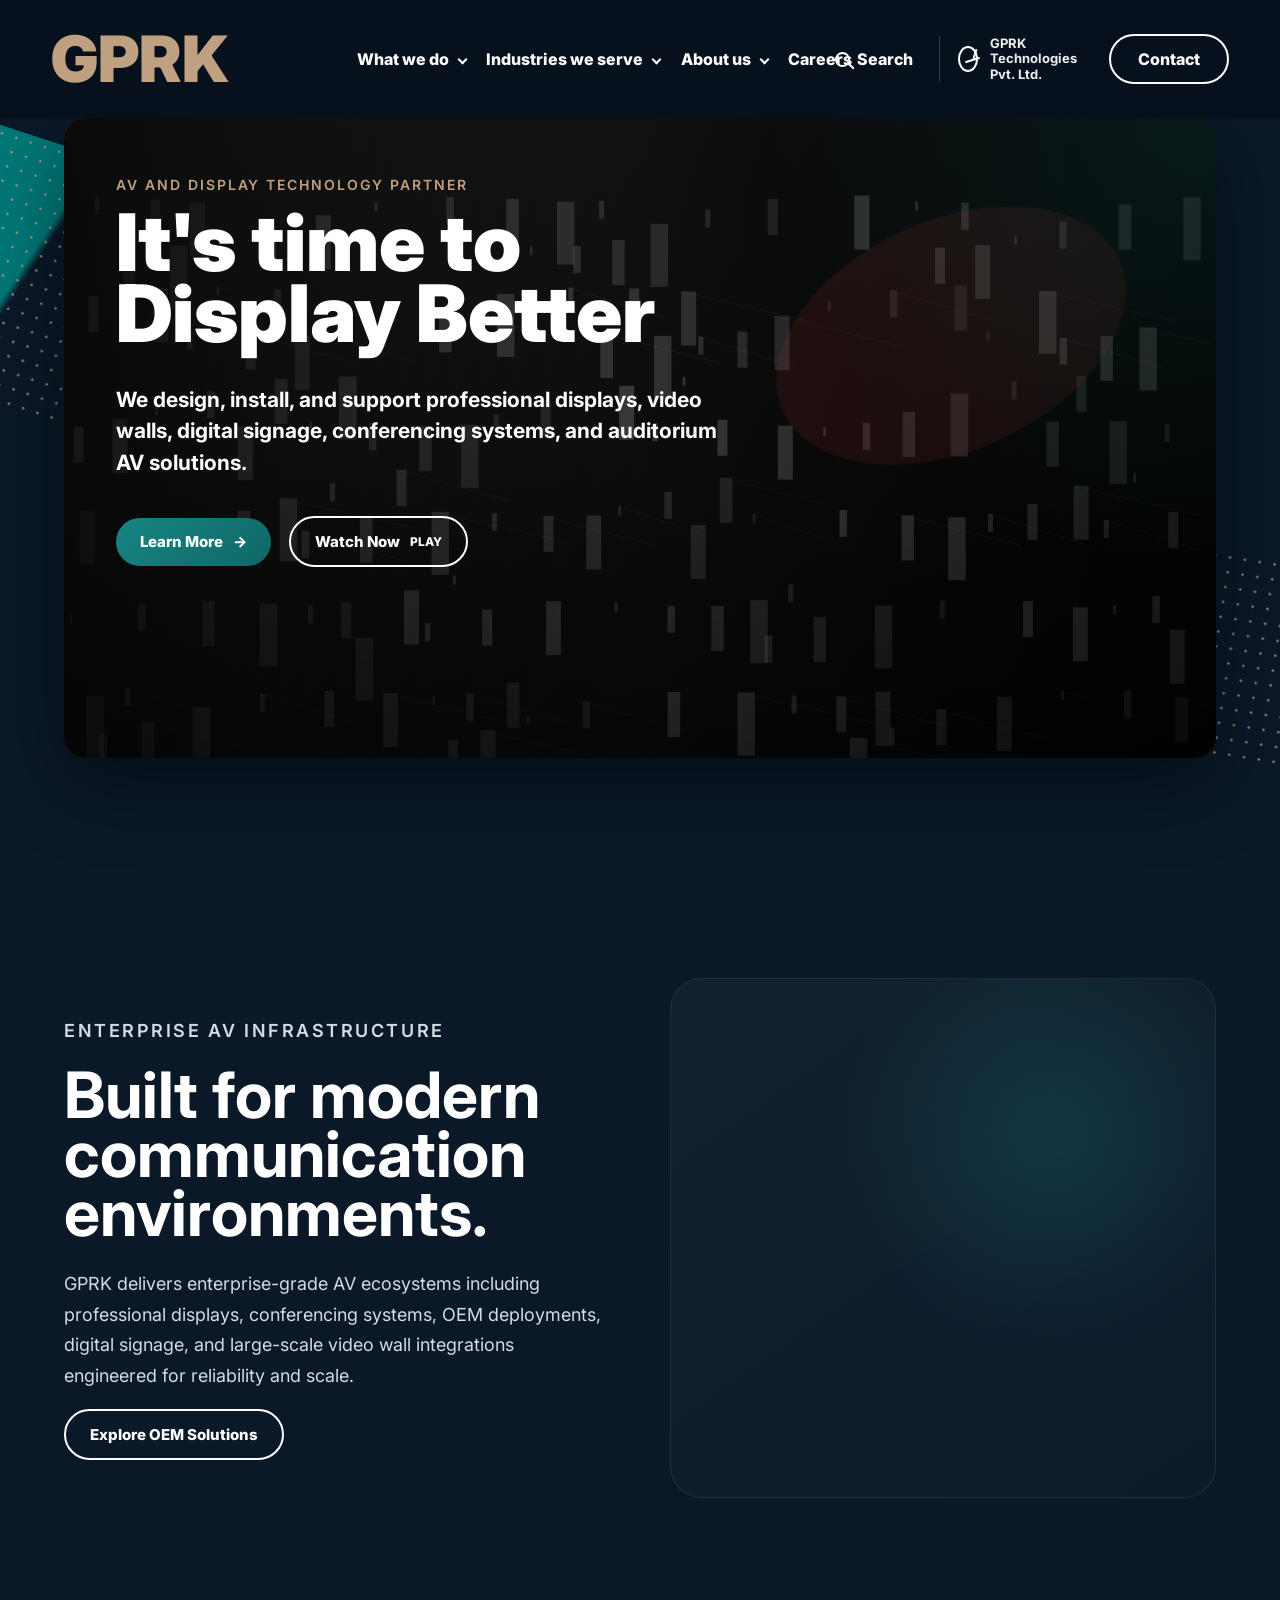
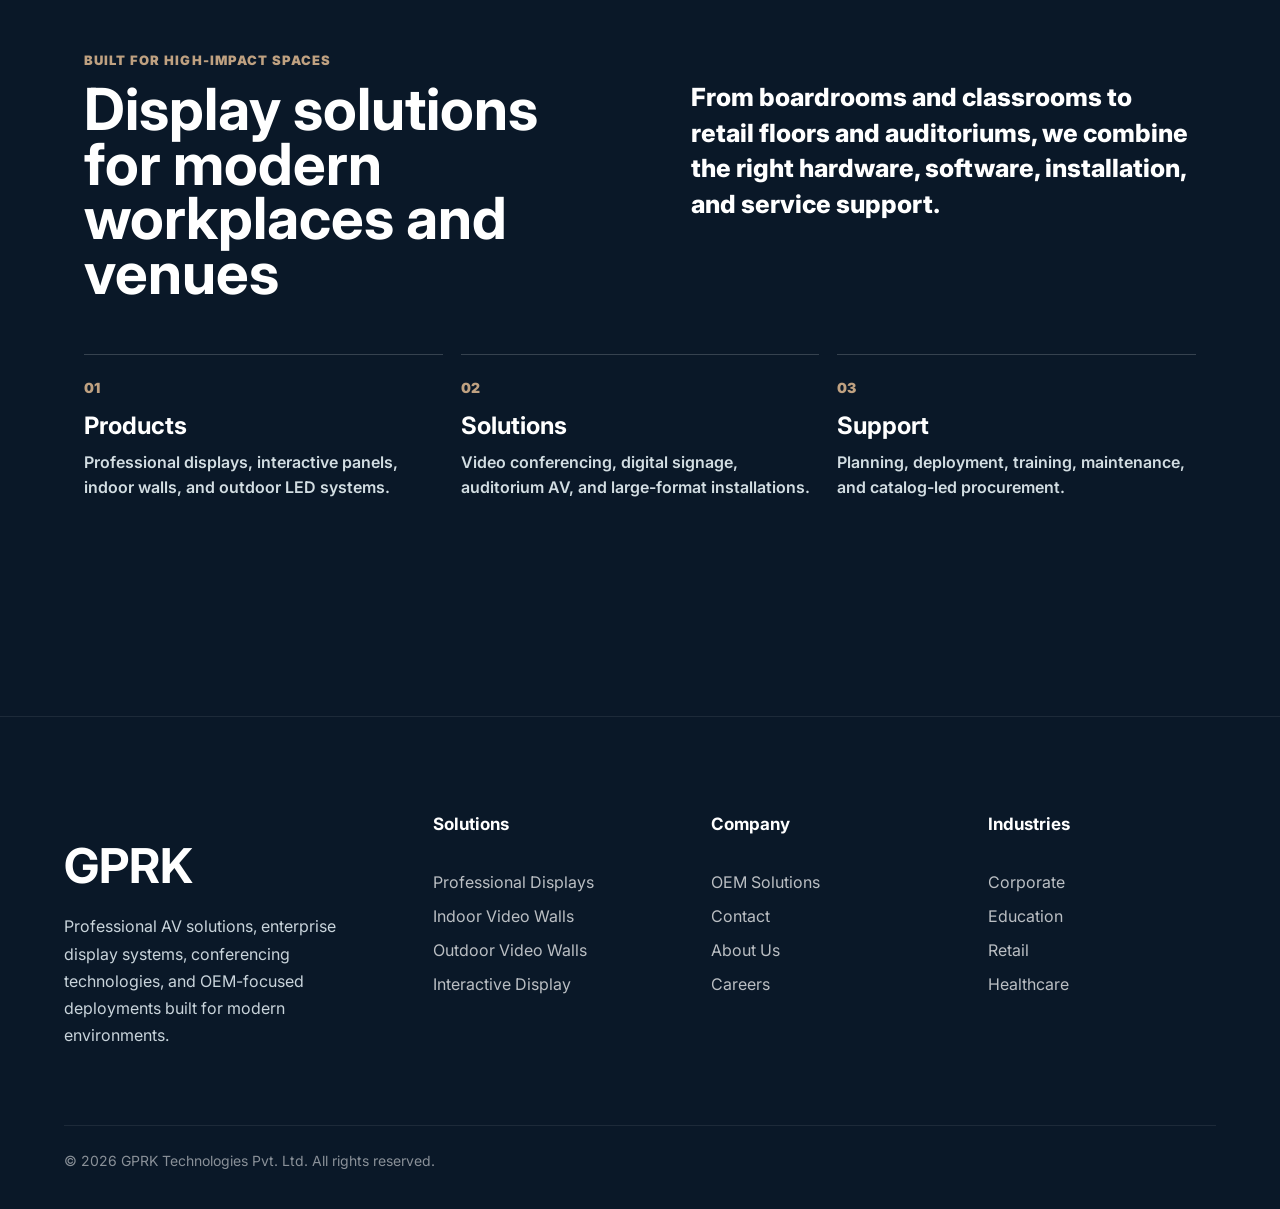
<file: index.html>
<!doctype html>
<html lang="en">
  <head>
    <meta charset="UTF-8" />
    <meta name="viewport" content="width=device-width, initial-scale=1.0" />
    <title>GPRK | Display Technology Solutions</title>
    <link rel="preconnect" href="https://fonts.googleapis.com" />
    <link rel="preconnect" href="https://fonts.gstatic.com" crossorigin />
    <link
      href="https://fonts.googleapis.com/css2?family=Inter:wght@500;600;700;800;900&display=swap"
      rel="stylesheet"
    />
    <link rel="stylesheet" href="styles.css" />
  </head>
  <body>
    <div class="site-shell">
      <div id="site-header"></div>
      <script src="site-header.js"></script>

      <main>
        <section class="hero" aria-labelledby="hero-title">
          <div class="particle-field" aria-hidden="true"></div>

          <div class="hero-card">
            <canvas id="heroCanvas" aria-hidden="true"></canvas>
            <div class="hero-shade" aria-hidden="true"></div>
            <div class="hero-copy">
              <p class="eyebrow">AV and display technology partner</p>
              <h1 id="hero-title">It&apos;s time to<br />Display Better</h1>
              <p class="hero-text">
                We design, install, and support professional displays, video walls,
                digital signage, conferencing systems, and auditorium AV solutions.
              </p>
              <div class="hero-actions" aria-label="Hero actions">
                <a class="primary-cta" href="#services">
                  Learn More
                  <span aria-hidden="true">-&gt;</span>
                </a>
                <a class="secondary-cta" href="#story">
                  Watch Now
                  <span aria-hidden="true">Play</span>
                </a>
              </div>
            </div>
          </div>
        </section>
        <section class="story-section">

          <div class="story-copy">

            <p class="eyebrow">
              Enterprise AV Infrastructure
            </p>

            <h2>
              Built for modern communication environments.
            </h2>

            <p>
              GPRK delivers enterprise-grade AV ecosystems including
              professional displays, conferencing systems, OEM deployments,
              digital signage, and large-scale video wall integrations
              engineered for reliability and scale.
            </p>

            <a href="/oem" class="secondary-cta">
              Explore OEM Solutions
            </a>

          </div>

          <div class="story-visual">

            <div class="story-glow"></div>

          </div>

        </section>

        <section class="intro" id="services" aria-labelledby="intro-title">
          <div>
            <p class="section-kicker">Built for high-impact spaces</p>
            <h2 id="intro-title">Display solutions for modern workplaces and venues</h2>
          </div>
          <p>
            From boardrooms and classrooms to retail floors and auditoriums, we combine
            the right hardware, software, installation, and service support.
          </p>
        </section>

        <section class="capabilities" aria-label="Core capabilities">
          <article>
            <span>01</span>
            <h3>Products</h3>
            <p>Professional displays, interactive panels, indoor walls, and outdoor LED systems.</p>
          </article>
          <article>
            <span>02</span>
            <h3>Solutions</h3>
            <p>Video conferencing, digital signage, auditorium AV, and large-format installations.</p>
          </article>
          <article>
            <span>03</span>
            <h3>Support</h3>
            <p>Planning, deployment, training, maintenance, and catalog-led procurement.</p>
          </article>
        </section>
      </main>

    </div>

    <script src="script.js"></script>
    <footer class="site-footer">

      <div class="footer-grid">

        <div class="footer-brand">

          <h2>GPRK</h2>

          <p>
            Professional AV solutions, enterprise display systems,
            conferencing technologies, and OEM-focused deployments
            built for modern environments.
          </p>

        </div>

        <div class="footer-column">

          <h3>Solutions</h3>

          <a href="/professional-displays">Professional Displays</a>
          <a href="/indoor-video-walls">Indoor Video Walls</a>
          <a href="/outdoor-video-walls">Outdoor Video Walls</a>
          <a href="/interactive-display">Interactive Display</a>

        </div>

        <div class="footer-column">

          <h3>Company</h3>

          <a href="/oem">OEM Solutions</a>
          <a href="/contact">Contact</a>
          <a href="/detail.html?slug=company">About Us</a>
          <a href="/detail.html?slug=careers">Careers</a>

        </div>

        <div class="footer-column">

          <h3>Industries</h3>

          <a href="/detail.html?slug=corporate">Corporate</a>
          <a href="/detail.html?slug=education">Education</a>
          <a href="/detail.html?slug=retail">Retail</a>
          <a href="/detail.html?slug=healthcare">Healthcare</a>

        </div>

      </div>

      <div class="footer-bottom">

        <p>
          © 2026 GPRK Technologies Pvt. Ltd. All rights reserved.
        </p>

      </div>

    </footer>    
  </body>
</html>
</file>
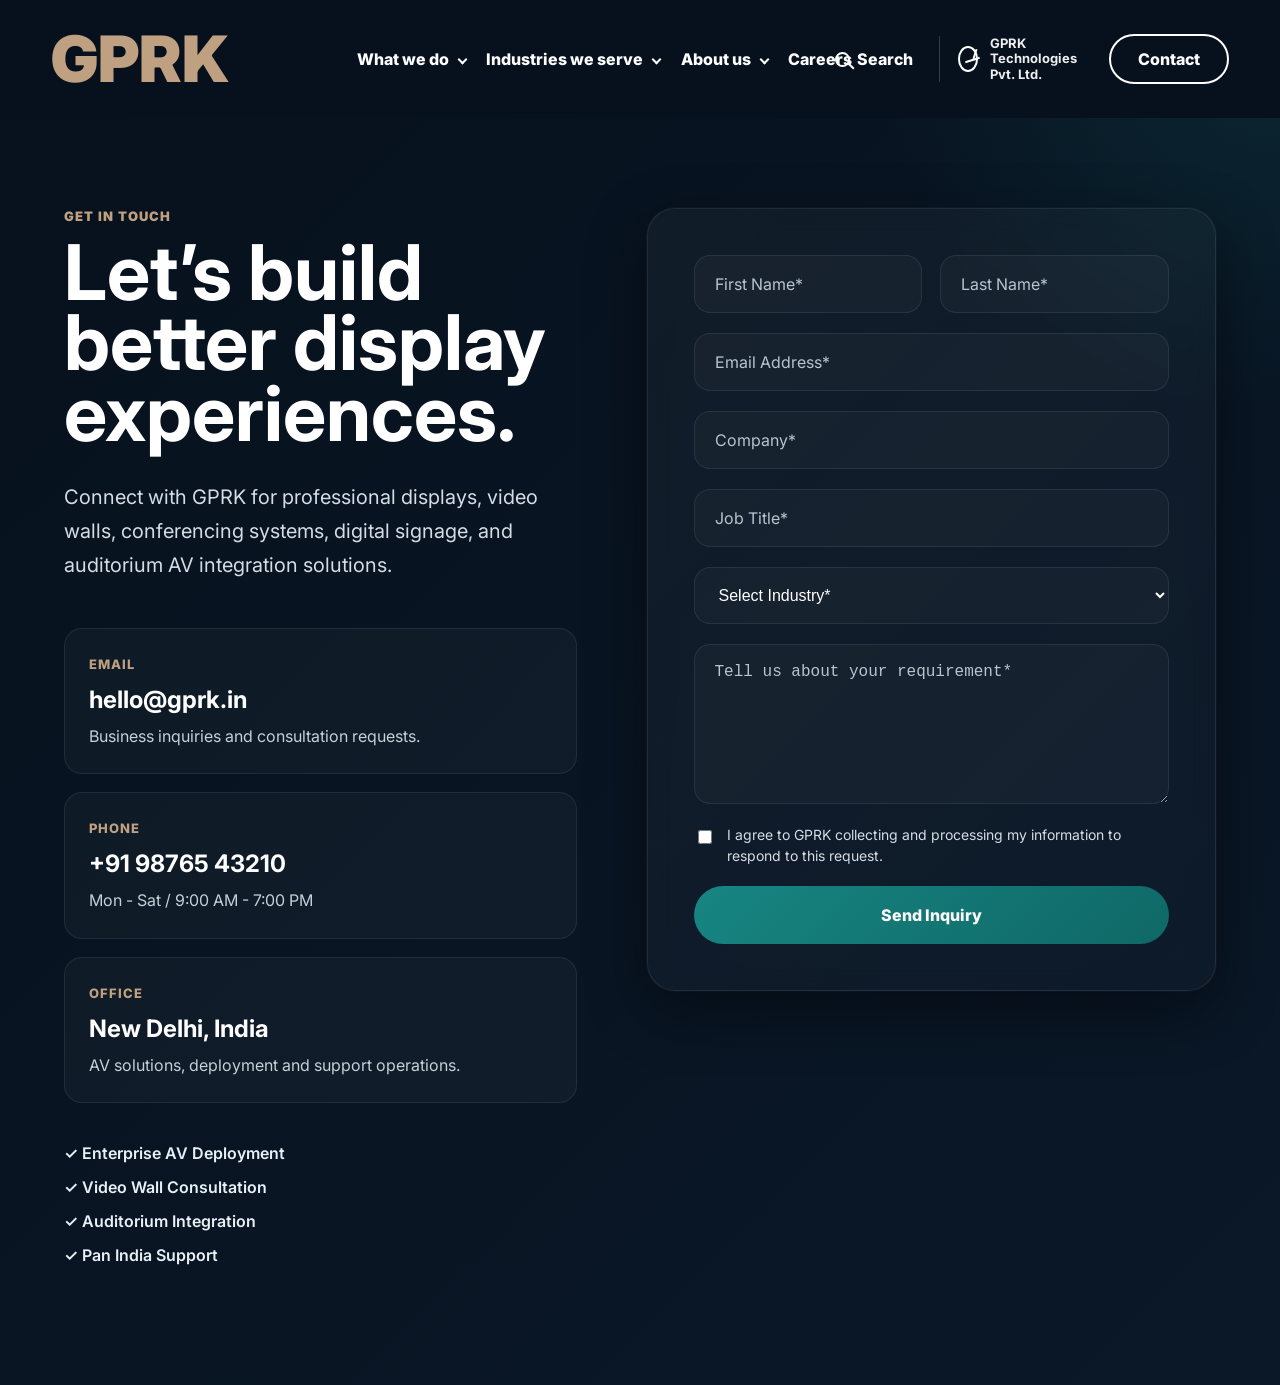
<file: contact.html>
<!-- CONTACT PAGE -->
<!doctype html>
<html lang="en">
  <head>
    <meta charset="UTF-8" />
    <meta name="viewport" content="width=device-width, initial-scale=1.0" />

    <title>GPRK | Contact</title>

    <link rel="preconnect" href="https://fonts.googleapis.com" />
    <link rel="preconnect" href="https://fonts.gstatic.com" crossorigin />

    <link
      href="https://fonts.googleapis.com/css2?family=Inter:wght@400;500;600;700;800;900&display=swap"
      rel="stylesheet"
    />

    <link rel="stylesheet" href="styles.css" />
  </head>

  <body class="contact-body">

    <div id="site-header"></div>
    <script src="site-header.js"></script>

    <main class="contact-page">

      <section class="contact-grid">

        <!-- LEFT SIDE -->

        <div class="contact-info">

          <p class="section-kicker">Get in touch</p>

          <h1>
            Let’s build better
            display experiences.
          </h1>

          <p class="contact-lede">
            Connect with GPRK for professional displays,
            video walls, conferencing systems, digital signage,
            and auditorium AV integration solutions.
          </p>

          <div class="contact-cards">

            <article>
              <span>Email</span>
              <h3>hello@gprk.in</h3>
              <p>Business inquiries and consultation requests.</p>
            </article>

            <article>
              <span>Phone</span>
              <h3>+91 98765 43210</h3>
              <p>Mon - Sat / 9:00 AM - 7:00 PM</p>
            </article>

            <article>
              <span>Office</span>
              <h3>New Delhi, India</h3>
              <p>AV solutions, deployment and support operations.</p>
            </article>

          </div>

          <div class="trust-points">
            <div>✓ Enterprise AV Deployment</div>
            <div>✓ Video Wall Consultation</div>
            <div>✓ Auditorium Integration</div>
            <div>✓ Pan India Support</div>
          </div>

        </div>

        <!-- RIGHT SIDE -->

        <div class="contact-form-wrapper">

          <form class="contact-form">

            <div class="form-row">
              <input type="text" placeholder="First Name*" required />
              <input type="text" placeholder="Last Name*" required />
            </div>

            <input type="email" placeholder="Email Address*" required />

            <input type="text" placeholder="Company*" required />

            <input type="text" placeholder="Job Title*" required />

            <select required>
              <option value="">Select Industry*</option>
              <option>Corporate</option>
              <option>Education</option>
              <option>Retail</option>
              <option>Healthcare</option>
              <option>Hospitality</option>
              <option>Public Sector</option>
            </select>

            <textarea
              rows="6"
              placeholder="Tell us about your requirement*"
              required
            ></textarea>

            <label class="checkbox-row">
              <input type="checkbox" required />
              <span>
                I agree to GPRK collecting and processing my
                information to respond to this request.
              </span>
            </label>

            <button type="submit" class="contact-submit">
              Send Inquiry
            </button>

          </form>

        </div>

      </section>

    </main>

    <script src="script.js"></script>
    <script src="contact.js"></script>

  </body>
</html>
</file>
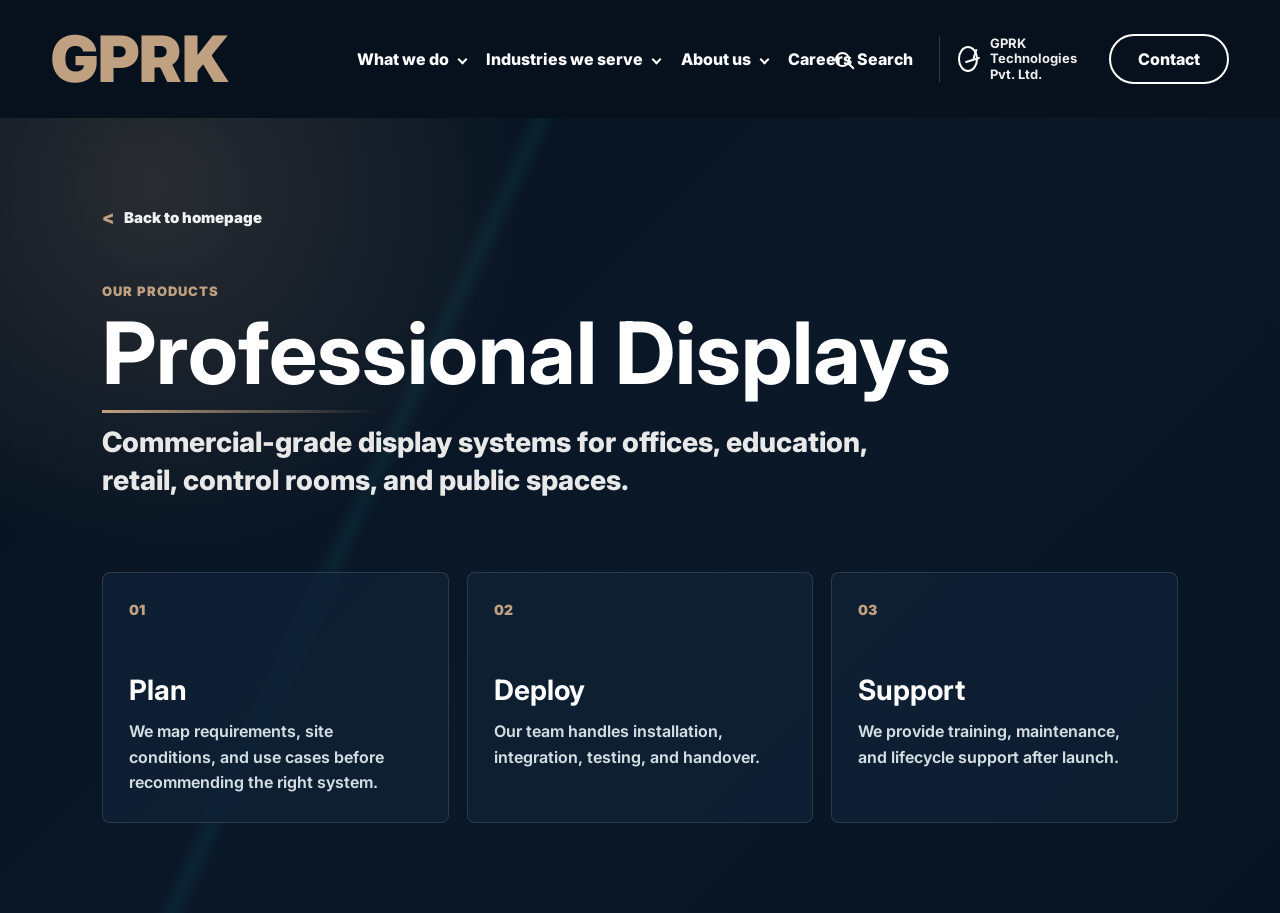
<file: detail.html>
<!doctype html>
<html lang="en">
  <head>
    <meta charset="UTF-8" />
    <meta name="viewport" content="width=device-width, initial-scale=1.0" />
    <title>GPRK | Solutions</title>
    <link rel="preconnect" href="https://fonts.googleapis.com" />
    <link rel="preconnect" href="https://fonts.gstatic.com" crossorigin />
    <link
      href="https://fonts.googleapis.com/css2?family=Inter:wght@500;600;700;800;900&display=swap"
      rel="stylesheet"
    />
    <link rel="stylesheet" href="styles.css" />
  </head>
  <body class="detail-body">
    <div id="site-header"></div>
    <script src="site-header.js"></script>

    <main class="detail-page">
      <a class="back-link" href="../index.html">Back to homepage</a>
      <p class="section-kicker" id="page-category">Solution</p>
      <h1 id="page-title">GPRK Solution</h1>
      <p class="detail-lede" id="page-lede">
        Explore GPRK products, services, and industry-ready display technology.
      </p>

      <section class="detail-grid" aria-label="Page highlights">
        <article>
          <span>01</span>
          <h2 id="card-one-title">Plan</h2>
          <p id="card-one-text">We map requirements, site conditions, and use cases before recommending the right system.</p>
        </article>
        <article>
          <span>02</span>
          <h2 id="card-two-title">Deploy</h2>
          <p id="card-two-text">Our team handles installation, integration, testing, and handover.</p>
        </article>
        <article>
          <span>03</span>
          <h2 id="card-three-title">Support</h2>
          <p id="card-three-text">We provide training, maintenance, and lifecycle support after launch.</p>
        </article>
      </section>

      <section class="company-profile motion-reveal" id="company-profile" hidden>
        <div class="company-intro">
          <p class="section-kicker">Who we are</p>
          <h2>About Us</h2>
          <p>
            GPRK has technologically advanced products as a result of extensive research
            and development work. At GPRK, we constantly work on new and innovative
            designs to cater to the industry. We welcome our customers&apos; designs, and
            our expert engineers work closely to bring those designs to practical life.
          </p>
        </div>

        <div class="company-product-strip" aria-label="Company product categories">
          <a href="${base}professional-displays.html">Professional Displays</a>
          <a href="outdoor-video-walls.html">Outdoor Video Walls</a>
          <a href="indoor-video-walls.html">Indoor Video Walls</a>
          <a href="interactive-display.html">Interactive Display</a>
        </div>

        <p class="company-statement">
          We work towards exploring and introducing new ways of improving user interaction
          through technology and solutions. Further, the support of talented and experienced
          personnel allows us to become a leading player in the domain of technology distribution.
        </p>

        <section class="vision-mission" aria-labelledby="vision-title">
          <div>
            <p class="section-kicker">Our Vision and Mission</p>
            <h3 id="vision-title">Technology Transforms Lives</h3>
          </div>
          <div class="vision-copy">
            <p>
              GPRK believes that technology broadens horizons, enhances the ease of
              living, connects people, and helps build successful businesses. Technology
              powers life, and we draw on technology to help organizations run their
              businesses, educators augment learning outcomes, and institutions
              communicate with the public transparently and clearly.
            </p>
            <p>
              Our mission is focused on customizability, usability, high scalability,
              low latency, high quality, and reliability.
            </p>
          </div>
        </section>

        <section class="journey-section" aria-labelledby="journey-title">
          <p class="section-kicker">Our Journey</p>
          <h3 id="journey-title">Built in India for modern learning, work, and communication.</h3>
          <p>
            Moving forward, we made positive strides in the direction of modernizing
            education for urban locales as well as rural areas. After successfully
            strengthening our presence in the education industry as a leading EdTech
            brand, we forayed into developing comprehensive technology solutions
            catering to domains like collaborative conferencing and professional
            displays, security and surveillance, and institutional furniture.
          </p>
          <p>
            Eyeing the goal of transforming every business technologically, GPRK grew
            leaps and bounds to become one of the most trusted leading Make-in-India
            EdTech brands in India.
          </p>
        </section>

        <div class="company-facts" aria-label="Company facts">
          <article>
            <strong>01</strong>
            <span>Products</span>
            <p>Professional displays, LED video walls, interactive panels, and signage hardware.</p>
          </article>
          <article>
            <strong>02</strong>
            <span>Services</span>
            <p>Consultation, site planning, installation, integration, calibration, and support.</p>
          </article>
          <article>
            <strong>03</strong>
            <span>Industries</span>
            <p>Corporate offices, education, retail, healthcare, hospitality, and public spaces.</p>
          </article>
        </div>

        <div class="company-sections">
          <article>
            <h3>What we do</h3>
            <p>
              We design display ecosystems for spaces where information, collaboration,
              visibility, and reliability matter. Each project starts with the use case:
              audience size, viewing distance, lighting, content type, maintenance needs,
              and budget.
            </p>
          </article>
          <article>
            <h3>How we work</h3>
            <p>
              Our delivery process covers requirement mapping, product selection, site
              readiness, installation, testing, user handover, and ongoing service. That
              keeps the project practical from the first discussion to everyday operation.
            </p>
          </article>
          <article>
            <h3>Why clients choose GPRK</h3>
            <p>
              Clients work with GPRK for clear recommendations, dependable installation,
              responsive support, and a product mix that can serve small rooms, large
              venues, indoor environments, and outdoor display requirements.
            </p>
          </article>
        </div>
      </section>
    </main>

    <script src="script.js"></script>
    <script src="detail.js"></script>
  </body>
</html>
</file>
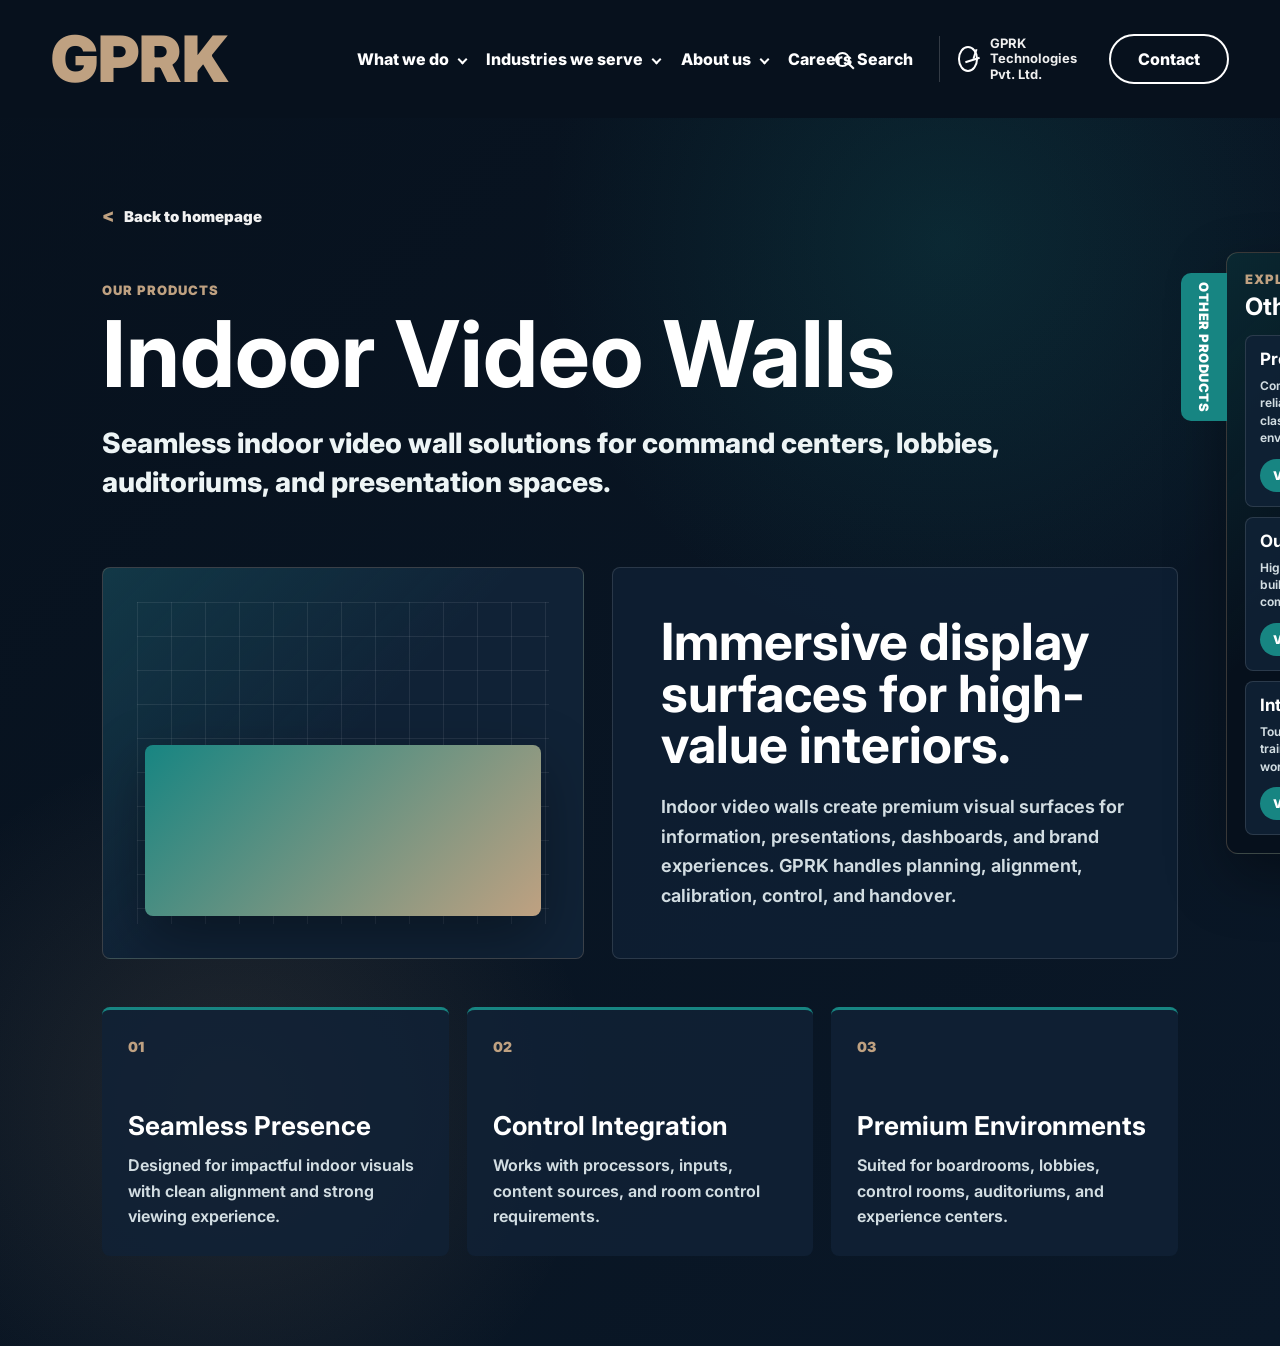
<file: indoor-video-walls.html>
<!doctype html>
<html lang="en">
  <head>
    <meta charset="UTF-8" />
    <meta name="viewport" content="width=device-width, initial-scale=1.0" />
    <title>GPRK | Indoor Video Walls</title>
    <link rel="preconnect" href="https://fonts.googleapis.com" />
    <link rel="preconnect" href="https://fonts.gstatic.com" crossorigin />
    <link
      href="https://fonts.googleapis.com/css2?family=Inter:wght@500;600;700;800;900&display=swap"
      rel="stylesheet"
    />
    <link rel="stylesheet" href="styles.css" />
  </head>
  <body class="product-body" data-product="indoor-video-walls">
    <div id="site-header"></div>
    <script src="site-header.js"></script>

    <main class="product-page">
      <a class="back-link" href="../index.html">Back to homepage</a>
      <p class="section-kicker" id="product-category">Our products</p>
      <h1 id="product-title">Indoor Video Walls</h1>
      <p class="product-lede" id="product-lede"></p>

      <section class="product-showcase" aria-label="Product overview">
        <div class="product-visual" aria-hidden="true">
          <span></span>
        </div>
        <div class="product-copy">
          <h2 id="product-subtitle"></h2>
          <p id="product-description"></p>
        </div>
      </section>

      <section class="product-grid" aria-label="Product highlights">
        <article><span>01</span><h3 id="feature-one-title"></h3><p id="feature-one-text"></p></article>
        <article><span>02</span><h3 id="feature-two-title"></h3><p id="feature-two-text"></p></article>
        <article><span>03</span><h3 id="feature-three-title"></h3><p id="feature-three-text"></p></article>
      </section>

      <section class="other-products" aria-labelledby="other-products-title">
        <p class="section-kicker">Explore more</p>
        <h2 id="other-products-title">Other products</h2>
        <div class="other-products-grid" id="other-products-grid"></div>
      </section>
    </main>

    <script src="script.js"></script>
    <script src="product.js"></script>
  </body>
</html>
</file>
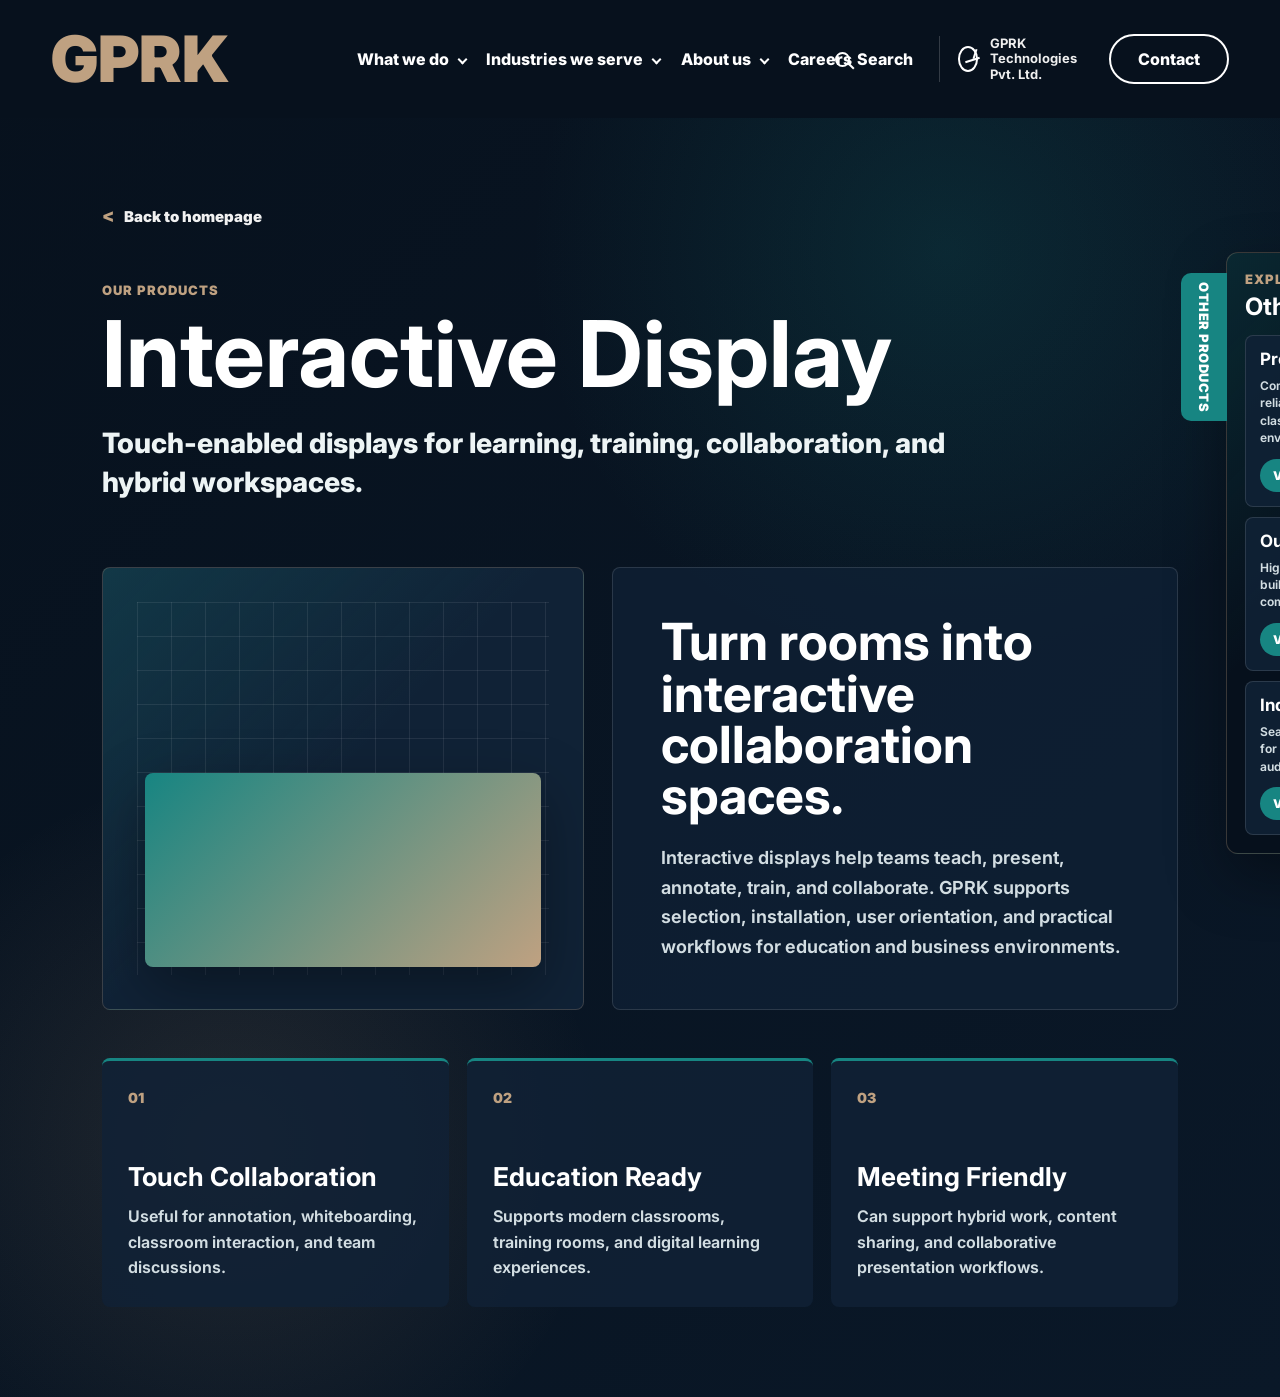
<file: interactive-display.html>
<!doctype html>
<html lang="en">
  <head>
    <meta charset="UTF-8" />
    <meta name="viewport" content="width=device-width, initial-scale=1.0" />
    <title>GPRK | Interactive Display</title>
    <link rel="preconnect" href="https://fonts.googleapis.com" />
    <link rel="preconnect" href="https://fonts.gstatic.com" crossorigin />
    <link
      href="https://fonts.googleapis.com/css2?family=Inter:wght@500;600;700;800;900&display=swap"
      rel="stylesheet"
    />
    <link rel="stylesheet" href="styles.css" />
  </head>
  <body class="product-body" data-product="interactive-display">
    <div id="site-header"></div>
    <script src="site-header.js"></script>

    <main class="product-page">
      <a class="back-link" href="../index.html">Back to homepage</a>
      <p class="section-kicker" id="product-category">Our products</p>
      <h1 id="product-title">Interactive Display</h1>
      <p class="product-lede" id="product-lede"></p>

      <section class="product-showcase" aria-label="Product overview">
        <div class="product-visual" aria-hidden="true">
          <span></span>
        </div>
        <div class="product-copy">
          <h2 id="product-subtitle"></h2>
          <p id="product-description"></p>
        </div>
      </section>

      <section class="product-grid" aria-label="Product highlights">
        <article><span>01</span><h3 id="feature-one-title"></h3><p id="feature-one-text"></p></article>
        <article><span>02</span><h3 id="feature-two-title"></h3><p id="feature-two-text"></p></article>
        <article><span>03</span><h3 id="feature-three-title"></h3><p id="feature-three-text"></p></article>
      </section>

      <section class="other-products" aria-labelledby="other-products-title">
        <p class="section-kicker">Explore more</p>
        <h2 id="other-products-title">Other products</h2>
        <div class="other-products-grid" id="other-products-grid"></div>
      </section>
    </main>

    <script src="script.js"></script>
    <script src="product.js"></script>
  </body>
</html>
</file>
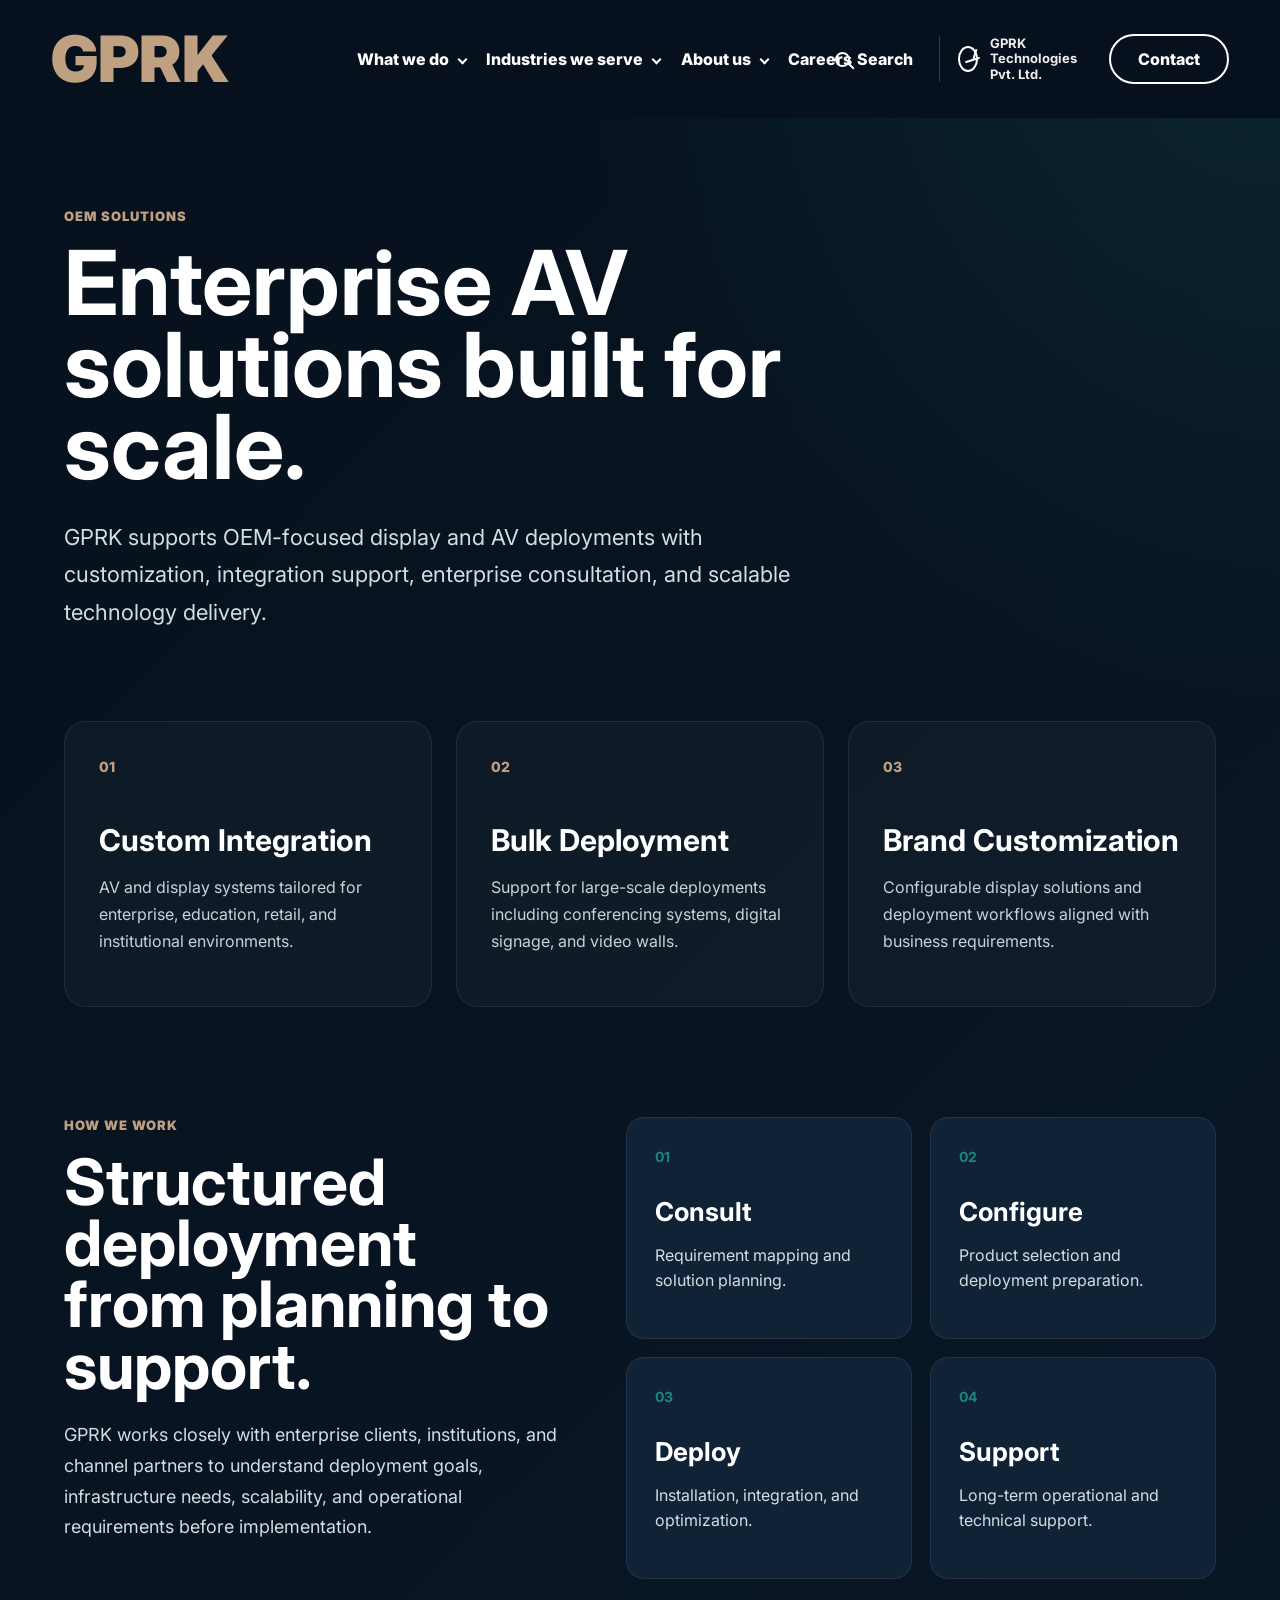
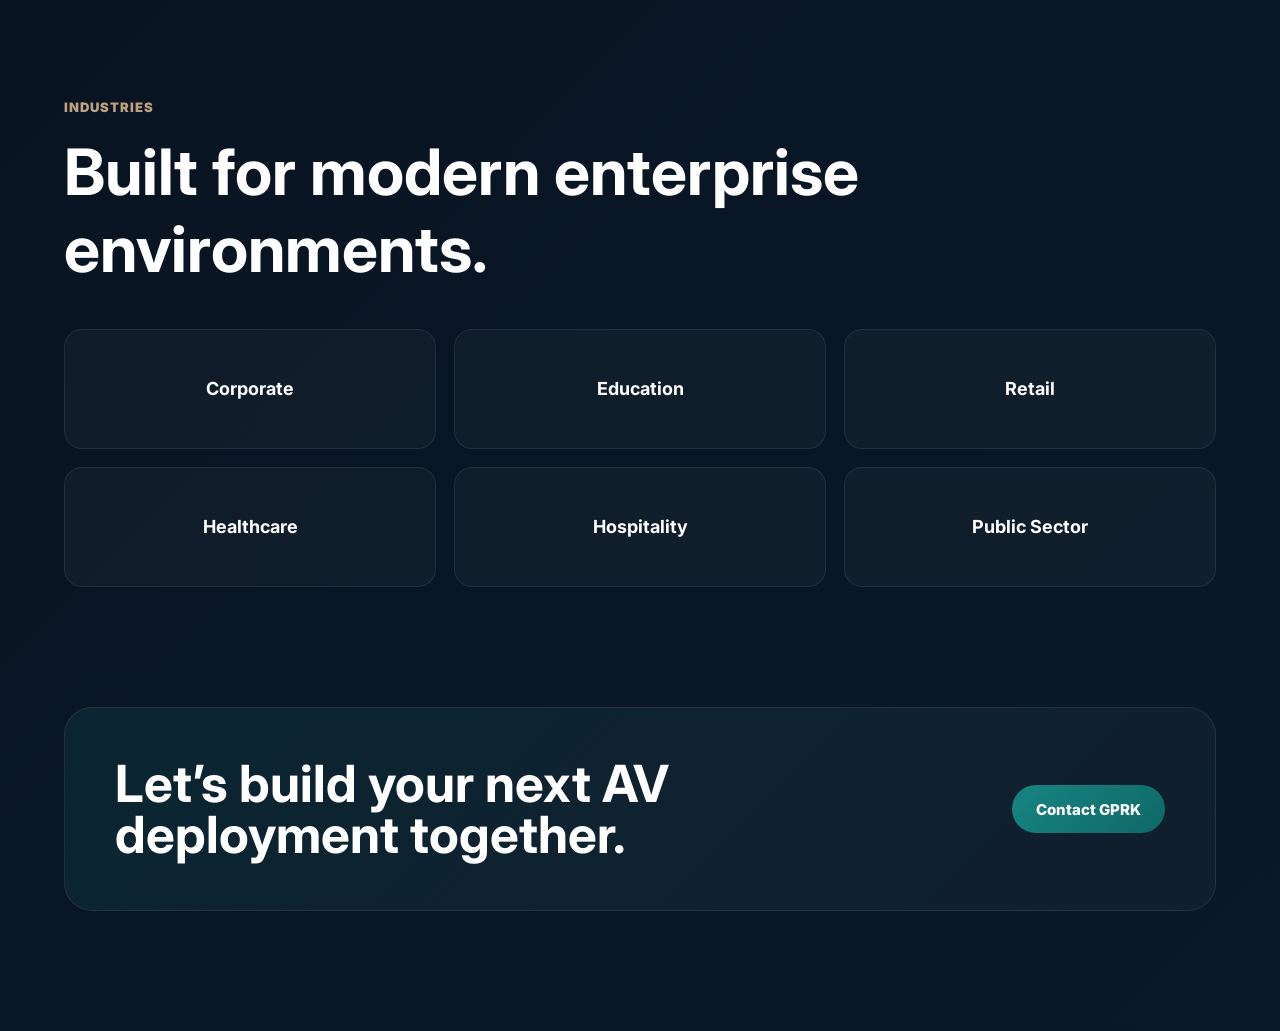
<file: oem.html>
<!doctype html>
<html lang="en">
  <head>
    <meta charset="UTF-8" />
    <meta name="viewport" content="width=device-width, initial-scale=1.0" />

    <title>GPRK | OEM Solutions</title>

    <link rel="preconnect" href="https://fonts.googleapis.com" />
    <link rel="preconnect" href="https://fonts.gstatic.com" crossorigin />

    <link
      href="https://fonts.googleapis.com/css2?family=Inter:wght@400;500;600;700;800;900&display=swap"
      rel="stylesheet"
    />

    <link rel="stylesheet" href="styles.css" />
  </head>

  <body class="oem-body">

    <div id="site-header"></div>
    <script src="site-header.js"></script>

    <main class="oem-page">

      <!-- HERO -->

      <section class="oem-hero">

        <p class="section-kicker">OEM Solutions</p>

        <h1>
          Enterprise AV solutions
          built for scale.
        </h1>

        <p class="oem-lede">
          GPRK supports OEM-focused display and AV deployments
          with customization, integration support, enterprise
          consultation, and scalable technology delivery.
        </p>

      </section>

      <!-- CAPABILITIES -->

      <section class="oem-capabilities">

        <article>
          <span>01</span>
          <h3>Custom Integration</h3>
          <p>
            AV and display systems tailored for enterprise,
            education, retail, and institutional environments.
          </p>
        </article>

        <article>
          <span>02</span>
          <h3>Bulk Deployment</h3>
          <p>
            Support for large-scale deployments including
            conferencing systems, digital signage, and video walls.
          </p>
        </article>

        <article>
          <span>03</span>
          <h3>Brand Customization</h3>
          <p>
            Configurable display solutions and deployment
            workflows aligned with business requirements.
          </p>
        </article>

      </section>

      <!-- PROCESS -->

      <section class="oem-process">

        <div class="process-copy">

          <p class="section-kicker">How we work</p>

          <h2>
            Structured deployment
            from planning to support.
          </h2>

          <p>
            GPRK works closely with enterprise clients,
            institutions, and channel partners to understand
            deployment goals, infrastructure needs, scalability,
            and operational requirements before implementation.
          </p>

        </div>

        <div class="process-grid">

          <article>
            <strong>01</strong>
            <h3>Consult</h3>
            <p>
              Requirement mapping and solution planning.
            </p>
          </article>

          <article>
            <strong>02</strong>
            <h3>Configure</h3>
            <p>
              Product selection and deployment preparation.
            </p>
          </article>

          <article>
            <strong>03</strong>
            <h3>Deploy</h3>
            <p>
              Installation, integration, and optimization.
            </p>
          </article>

          <article>
            <strong>04</strong>
            <h3>Support</h3>
            <p>
              Long-term operational and technical support.
            </p>
          </article>

        </div>

      </section>

      <!-- INDUSTRIES -->

      <section class="oem-industries">

        <p class="section-kicker">Industries</p>

        <h2>Built for modern enterprise environments.</h2>

        <div class="industry-grid">

          <article>Corporate</article>
          <article>Education</article>
          <article>Retail</article>
          <article>Healthcare</article>
          <article>Hospitality</article>
          <article>Public Sector</article>

        </div>

      </section>

      <!-- CTA -->

      <section class="oem-cta">

        <h2>
          Let’s build your next
          AV deployment together.
        </h2>

        <a href="/contact" class="primary-cta">
          Contact GPRK
        </a>

      </section>

    </main>

    <script src="script.js"></script>

  </body>
</html>
</file>
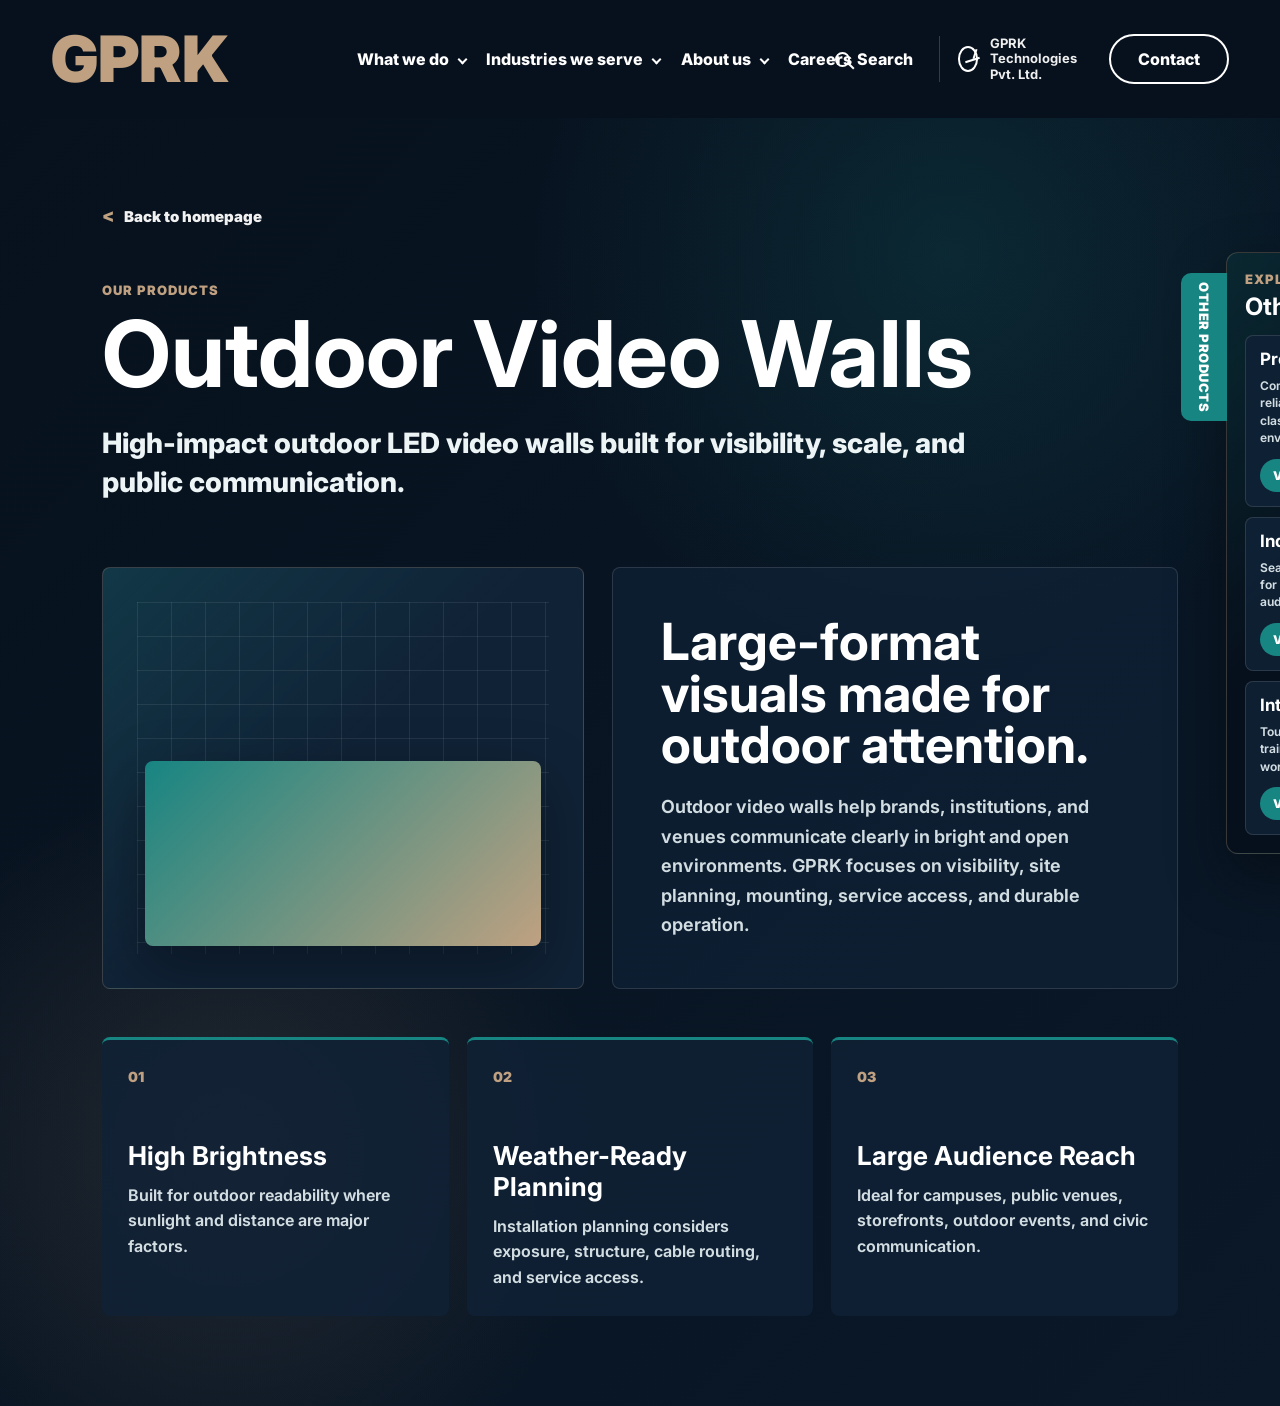
<file: outdoor-video-walls.html>
<!doctype html>
<html lang="en">
  <head>
    <meta charset="UTF-8" />
    <meta name="viewport" content="width=device-width, initial-scale=1.0" />
    <title>GPRK | Outdoor Video Walls</title>
    <link rel="preconnect" href="https://fonts.googleapis.com" />
    <link rel="preconnect" href="https://fonts.gstatic.com" crossorigin />
    <link
      href="https://fonts.googleapis.com/css2?family=Inter:wght@500;600;700;800;900&display=swap"
      rel="stylesheet"
    />
    <link rel="stylesheet" href="styles.css" />
  </head>
  <body class="product-body" data-product="outdoor-video-walls">
    <div id="site-header"></div>
    <script src="site-header.js"></script>

    <main class="product-page">
      <a class="back-link" href="../index.html">Back to homepage</a>
      <p class="section-kicker" id="product-category">Our products</p>
      <h1 id="product-title">Outdoor Video Walls</h1>
      <p class="product-lede" id="product-lede"></p>

      <section class="product-showcase" aria-label="Product overview">
        <div class="product-visual" aria-hidden="true">
          <span></span>
        </div>
        <div class="product-copy">
          <h2 id="product-subtitle"></h2>
          <p id="product-description"></p>
        </div>
      </section>

      <section class="product-grid" aria-label="Product highlights">
        <article><span>01</span><h3 id="feature-one-title"></h3><p id="feature-one-text"></p></article>
        <article><span>02</span><h3 id="feature-two-title"></h3><p id="feature-two-text"></p></article>
        <article><span>03</span><h3 id="feature-three-title"></h3><p id="feature-three-text"></p></article>
      </section>

      <section class="other-products" aria-labelledby="other-products-title">
        <p class="section-kicker">Explore more</p>
        <h2 id="other-products-title">Other products</h2>
        <div class="other-products-grid" id="other-products-grid"></div>
      </section>
    </main>

    <script src="script.js"></script>
    <script src="product.js"></script>
  </body>
</html>
</file>
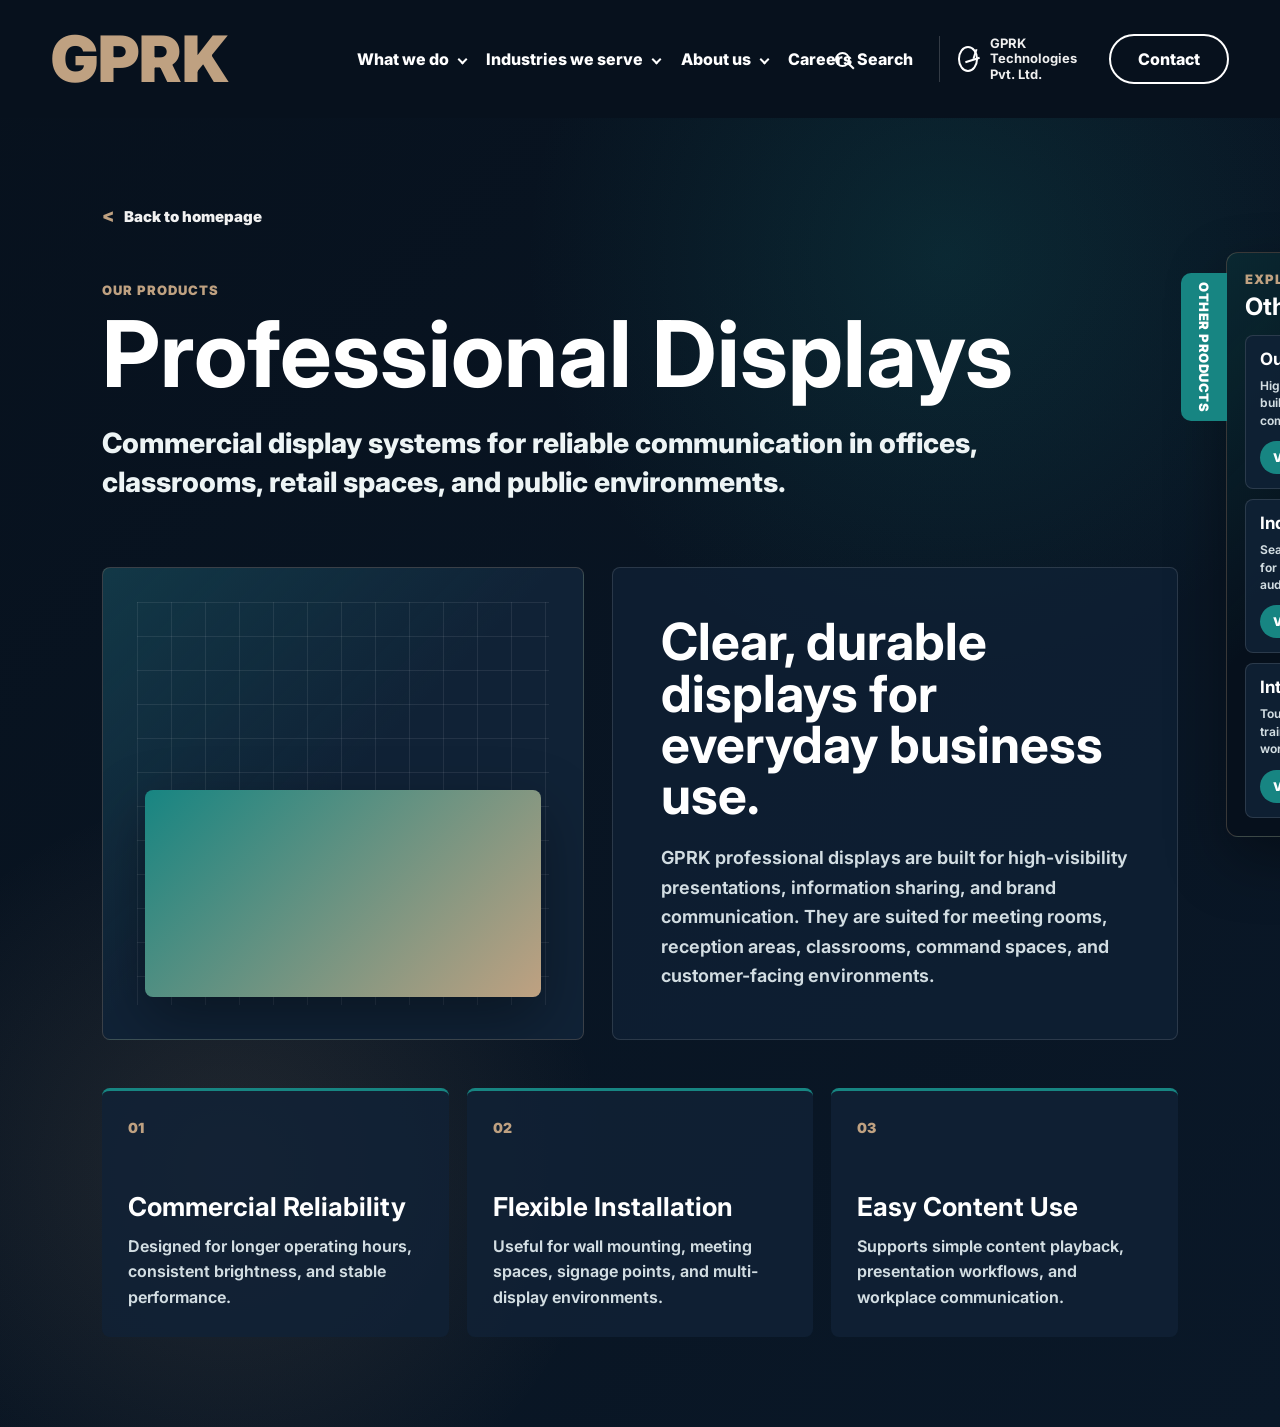
<file: professional-displays.html>
<!doctype html>
<html lang="en">
  <head>
    <meta charset="UTF-8" />
    <meta name="viewport" content="width=device-width, initial-scale=1.0" />
    <title>GPRK | Professional Displays</title>
    <link rel="preconnect" href="https://fonts.googleapis.com" />
    <link rel="preconnect" href="https://fonts.gstatic.com" crossorigin />
    <link
      href="https://fonts.googleapis.com/css2?family=Inter:wght@500;600;700;800;900&display=swap"
      rel="stylesheet"
    />
    <link rel="stylesheet" href="styles.css" />
  </head>
  <body class="product-body" data-product="professional-displays">
    <div id="site-header"></div>
    <script src="site-header.js"></script>

    <main class="product-page">
      <a class="back-link" href="../index.html">Back to homepage</a>
      <p class="section-kicker" id="product-category">Our products</p>
      <h1 id="product-title">Professional Displays</h1>
      <p class="product-lede" id="product-lede"></p>

      <section class="product-showcase" aria-label="Product overview">
        <div class="product-visual" aria-hidden="true">
          <span></span>
        </div>
        <div class="product-copy">
          <h2 id="product-subtitle"></h2>
          <p id="product-description"></p>
        </div>
      </section>

      <section class="product-grid" aria-label="Product highlights">
        <article>
          <span>01</span>
          <h3 id="feature-one-title"></h3>
          <p id="feature-one-text"></p>
        </article>
        <article>
          <span>02</span>
          <h3 id="feature-two-title"></h3>
          <p id="feature-two-text"></p>
        </article>
        <article>
          <span>03</span>
          <h3 id="feature-three-title"></h3>
          <p id="feature-three-text"></p>
        </article>
      </section>

      <section class="other-products" aria-labelledby="other-products-title">
        <p class="section-kicker">Explore more</p>
        <h2 id="other-products-title">Other products</h2>
        <div class="other-products-grid" id="other-products-grid"></div>
      </section>
    </main>

    <script src="script.js"></script>
    <script src="product.js"></script>
  </body>
</html>
</file>
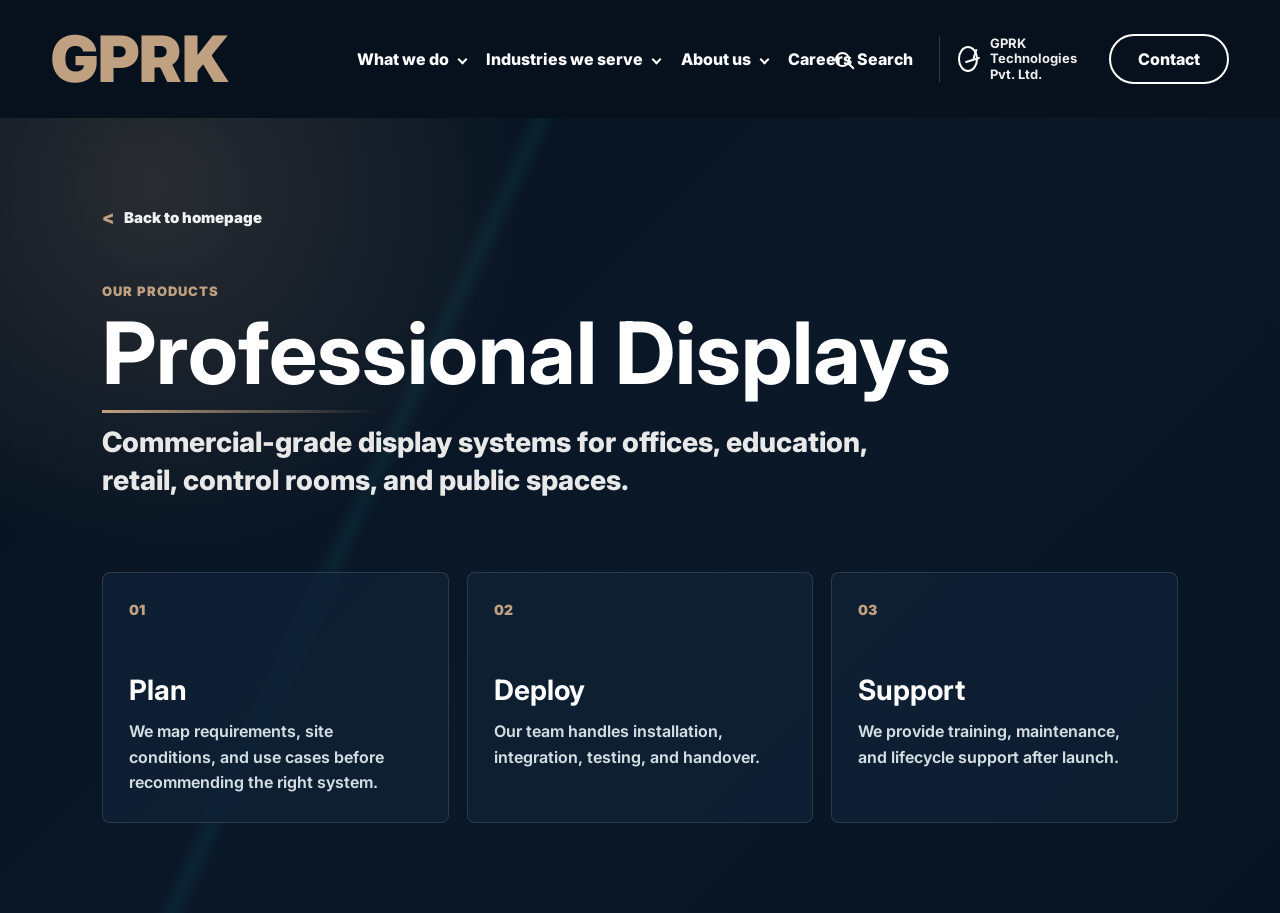
<file: pages/detail.html>
<!doctype html>
<html lang="en">
  <head>
    <meta charset="UTF-8" />
    <meta name="viewport" content="width=device-width, initial-scale=1.0" />
    <title>GPRK | Solutions</title>
    <link rel="preconnect" href="https://fonts.googleapis.com" />
    <link rel="preconnect" href="https://fonts.gstatic.com" crossorigin />
    <link
      href="https://fonts.googleapis.com/css2?family=Inter:wght@500;600;700;800;900&display=swap"
      rel="stylesheet"
    />
    <link rel="stylesheet" href="../styles.css" />
  </head>
  <body class="detail-body">
    <div id="site-header"></div>
    <script src="../site-header.js"></script>

    <main class="detail-page">
      <a class="back-link" href="../index.html">Back to homepage</a>
      <p class="section-kicker" id="page-category">Solution</p>
      <h1 id="page-title">GPRK Solution</h1>
      <p class="detail-lede" id="page-lede">
        Explore GPRK products, services, and industry-ready display technology.
      </p>

      <section class="detail-grid" aria-label="Page highlights">
        <article>
          <span>01</span>
          <h2 id="card-one-title">Plan</h2>
          <p id="card-one-text">We map requirements, site conditions, and use cases before recommending the right system.</p>
        </article>
        <article>
          <span>02</span>
          <h2 id="card-two-title">Deploy</h2>
          <p id="card-two-text">Our team handles installation, integration, testing, and handover.</p>
        </article>
        <article>
          <span>03</span>
          <h2 id="card-three-title">Support</h2>
          <p id="card-three-text">We provide training, maintenance, and lifecycle support after launch.</p>
        </article>
      </section>

      <section class="company-profile motion-reveal" id="company-profile" hidden>
        <div class="company-intro">
          <p class="section-kicker">Who we are</p>
          <h2>About Us</h2>
          <p>
            GPRK has technologically advanced products as a result of extensive research
            and development work. At GPRK, we constantly work on new and innovative
            designs to cater to the industry. We welcome our customers&apos; designs, and
            our expert engineers work closely to bring those designs to practical life.
          </p>
        </div>

        <div class="company-product-strip" aria-label="Company product categories">
          <a href="professional-displays.html">Professional Displays</a>
          <a href="outdoor-video-walls.html">Outdoor Video Walls</a>
          <a href="indoor-video-walls.html">Indoor Video Walls</a>
          <a href="interactive-display.html">Interactive Display</a>
        </div>

        <p class="company-statement">
          We work towards exploring and introducing new ways of improving user interaction
          through technology and solutions. Further, the support of talented and experienced
          personnel allows us to become a leading player in the domain of technology distribution.
        </p>

        <section class="vision-mission" aria-labelledby="vision-title">
          <div>
            <p class="section-kicker">Our Vision and Mission</p>
            <h3 id="vision-title">Technology Transforms Lives</h3>
          </div>
          <div class="vision-copy">
            <p>
              GPRK believes that technology broadens horizons, enhances the ease of
              living, connects people, and helps build successful businesses. Technology
              powers life, and we draw on technology to help organizations run their
              businesses, educators augment learning outcomes, and institutions
              communicate with the public transparently and clearly.
            </p>
            <p>
              Our mission is focused on customizability, usability, high scalability,
              low latency, high quality, and reliability.
            </p>
          </div>
        </section>

        <section class="journey-section" aria-labelledby="journey-title">
          <p class="section-kicker">Our Journey</p>
          <h3 id="journey-title">Built in India for modern learning, work, and communication.</h3>
          <p>
            Moving forward, we made positive strides in the direction of modernizing
            education for urban locales as well as rural areas. After successfully
            strengthening our presence in the education industry as a leading EdTech
            brand, we forayed into developing comprehensive technology solutions
            catering to domains like collaborative conferencing and professional
            displays, security and surveillance, and institutional furniture.
          </p>
          <p>
            Eyeing the goal of transforming every business technologically, GPRK grew
            leaps and bounds to become one of the most trusted leading Make-in-India
            EdTech brands in India.
          </p>
        </section>

        <div class="company-facts" aria-label="Company facts">
          <article>
            <strong>01</strong>
            <span>Products</span>
            <p>Professional displays, LED video walls, interactive panels, and signage hardware.</p>
          </article>
          <article>
            <strong>02</strong>
            <span>Services</span>
            <p>Consultation, site planning, installation, integration, calibration, and support.</p>
          </article>
          <article>
            <strong>03</strong>
            <span>Industries</span>
            <p>Corporate offices, education, retail, healthcare, hospitality, and public spaces.</p>
          </article>
        </div>

        <div class="company-sections">
          <article>
            <h3>What we do</h3>
            <p>
              We design display ecosystems for spaces where information, collaboration,
              visibility, and reliability matter. Each project starts with the use case:
              audience size, viewing distance, lighting, content type, maintenance needs,
              and budget.
            </p>
          </article>
          <article>
            <h3>How we work</h3>
            <p>
              Our delivery process covers requirement mapping, product selection, site
              readiness, installation, testing, user handover, and ongoing service. That
              keeps the project practical from the first discussion to everyday operation.
            </p>
          </article>
          <article>
            <h3>Why clients choose GPRK</h3>
            <p>
              Clients work with GPRK for clear recommendations, dependable installation,
              responsive support, and a product mix that can serve small rooms, large
              venues, indoor environments, and outdoor display requirements.
            </p>
          </article>
        </div>
      </section>
    </main>

    <script src="../script.js"></script>
    <script src="detail.js"></script>
  </body>
</html>
</file>
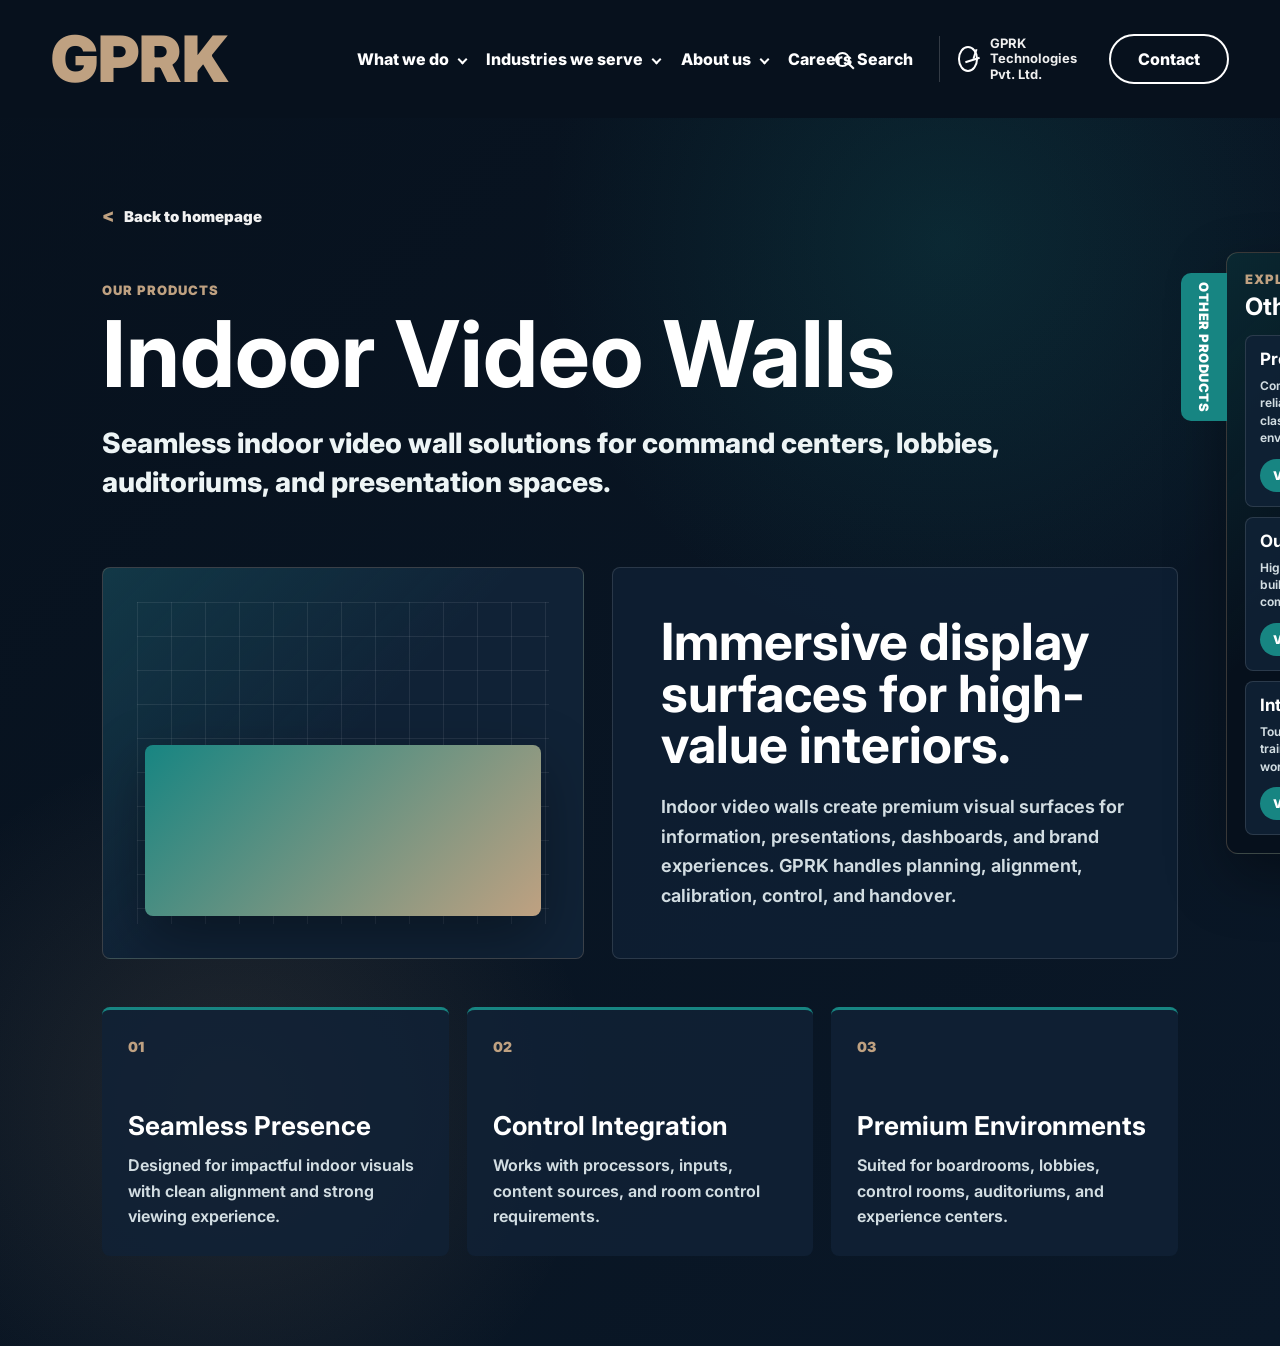
<file: pages/indoor-video-walls.html>
<!doctype html>
<html lang="en">
  <head>
    <meta charset="UTF-8" />
    <meta name="viewport" content="width=device-width, initial-scale=1.0" />
    <title>GPRK | Indoor Video Walls</title>
    <link rel="preconnect" href="https://fonts.googleapis.com" />
    <link rel="preconnect" href="https://fonts.gstatic.com" crossorigin />
    <link
      href="https://fonts.googleapis.com/css2?family=Inter:wght@500;600;700;800;900&display=swap"
      rel="stylesheet"
    />
    <link rel="stylesheet" href="../styles.css" />
  </head>
  <body class="product-body" data-product="indoor-video-walls">
    <div id="site-header"></div>
    <script src="../site-header.js"></script>

    <main class="product-page">
      <a class="back-link" href="../index.html">Back to homepage</a>
      <p class="section-kicker" id="product-category">Our products</p>
      <h1 id="product-title">Indoor Video Walls</h1>
      <p class="product-lede" id="product-lede"></p>

      <section class="product-showcase" aria-label="Product overview">
        <div class="product-visual" aria-hidden="true">
          <span></span>
        </div>
        <div class="product-copy">
          <h2 id="product-subtitle"></h2>
          <p id="product-description"></p>
        </div>
      </section>

      <section class="product-grid" aria-label="Product highlights">
        <article><span>01</span><h3 id="feature-one-title"></h3><p id="feature-one-text"></p></article>
        <article><span>02</span><h3 id="feature-two-title"></h3><p id="feature-two-text"></p></article>
        <article><span>03</span><h3 id="feature-three-title"></h3><p id="feature-three-text"></p></article>
      </section>

      <section class="other-products" aria-labelledby="other-products-title">
        <p class="section-kicker">Explore more</p>
        <h2 id="other-products-title">Other products</h2>
        <div class="other-products-grid" id="other-products-grid"></div>
      </section>
    </main>

    <script src="../script.js"></script>
    <script src="product.js"></script>
  </body>
</html>
</file>
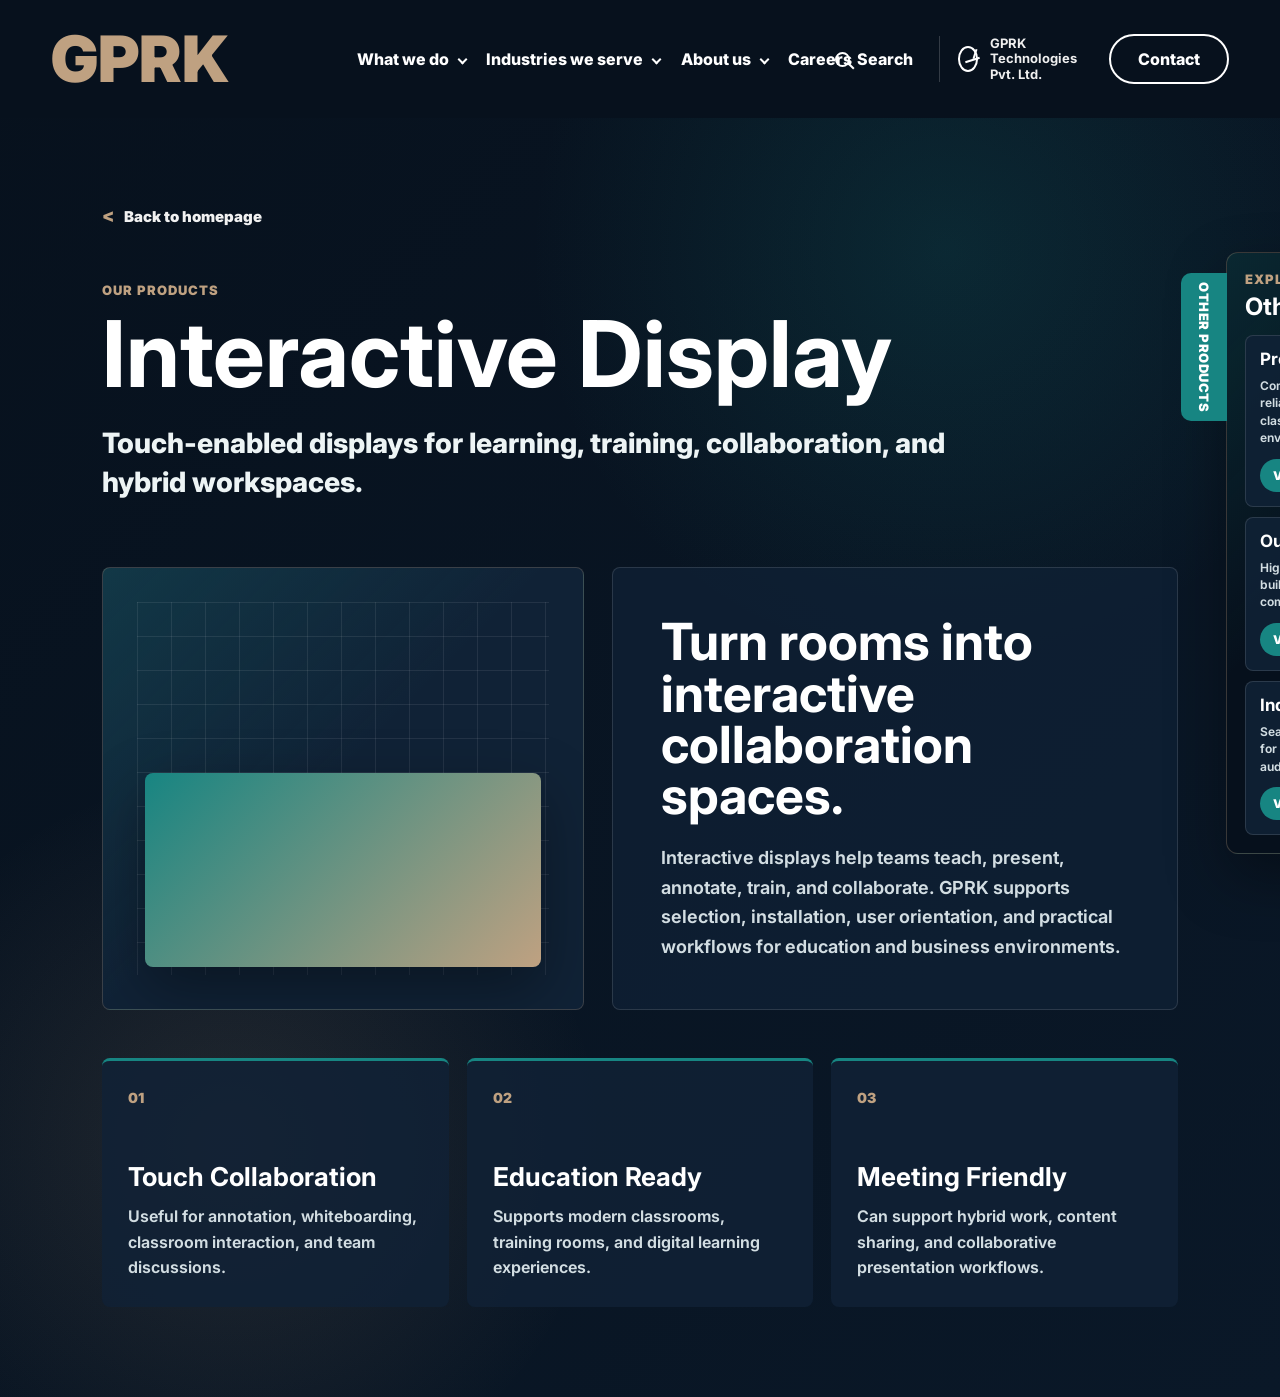
<file: pages/interactive-display.html>
<!doctype html>
<html lang="en">
  <head>
    <meta charset="UTF-8" />
    <meta name="viewport" content="width=device-width, initial-scale=1.0" />
    <title>GPRK | Interactive Display</title>
    <link rel="preconnect" href="https://fonts.googleapis.com" />
    <link rel="preconnect" href="https://fonts.gstatic.com" crossorigin />
    <link
      href="https://fonts.googleapis.com/css2?family=Inter:wght@500;600;700;800;900&display=swap"
      rel="stylesheet"
    />
    <link rel="stylesheet" href="../styles.css" />
  </head>
  <body class="product-body" data-product="interactive-display">
    <div id="site-header"></div>
    <script src="../site-header.js"></script>

    <main class="product-page">
      <a class="back-link" href="../index.html">Back to homepage</a>
      <p class="section-kicker" id="product-category">Our products</p>
      <h1 id="product-title">Interactive Display</h1>
      <p class="product-lede" id="product-lede"></p>

      <section class="product-showcase" aria-label="Product overview">
        <div class="product-visual" aria-hidden="true">
          <span></span>
        </div>
        <div class="product-copy">
          <h2 id="product-subtitle"></h2>
          <p id="product-description"></p>
        </div>
      </section>

      <section class="product-grid" aria-label="Product highlights">
        <article><span>01</span><h3 id="feature-one-title"></h3><p id="feature-one-text"></p></article>
        <article><span>02</span><h3 id="feature-two-title"></h3><p id="feature-two-text"></p></article>
        <article><span>03</span><h3 id="feature-three-title"></h3><p id="feature-three-text"></p></article>
      </section>

      <section class="other-products" aria-labelledby="other-products-title">
        <p class="section-kicker">Explore more</p>
        <h2 id="other-products-title">Other products</h2>
        <div class="other-products-grid" id="other-products-grid"></div>
      </section>
    </main>

    <script src="../script.js"></script>
    <script src="product.js"></script>
  </body>
</html>
</file>
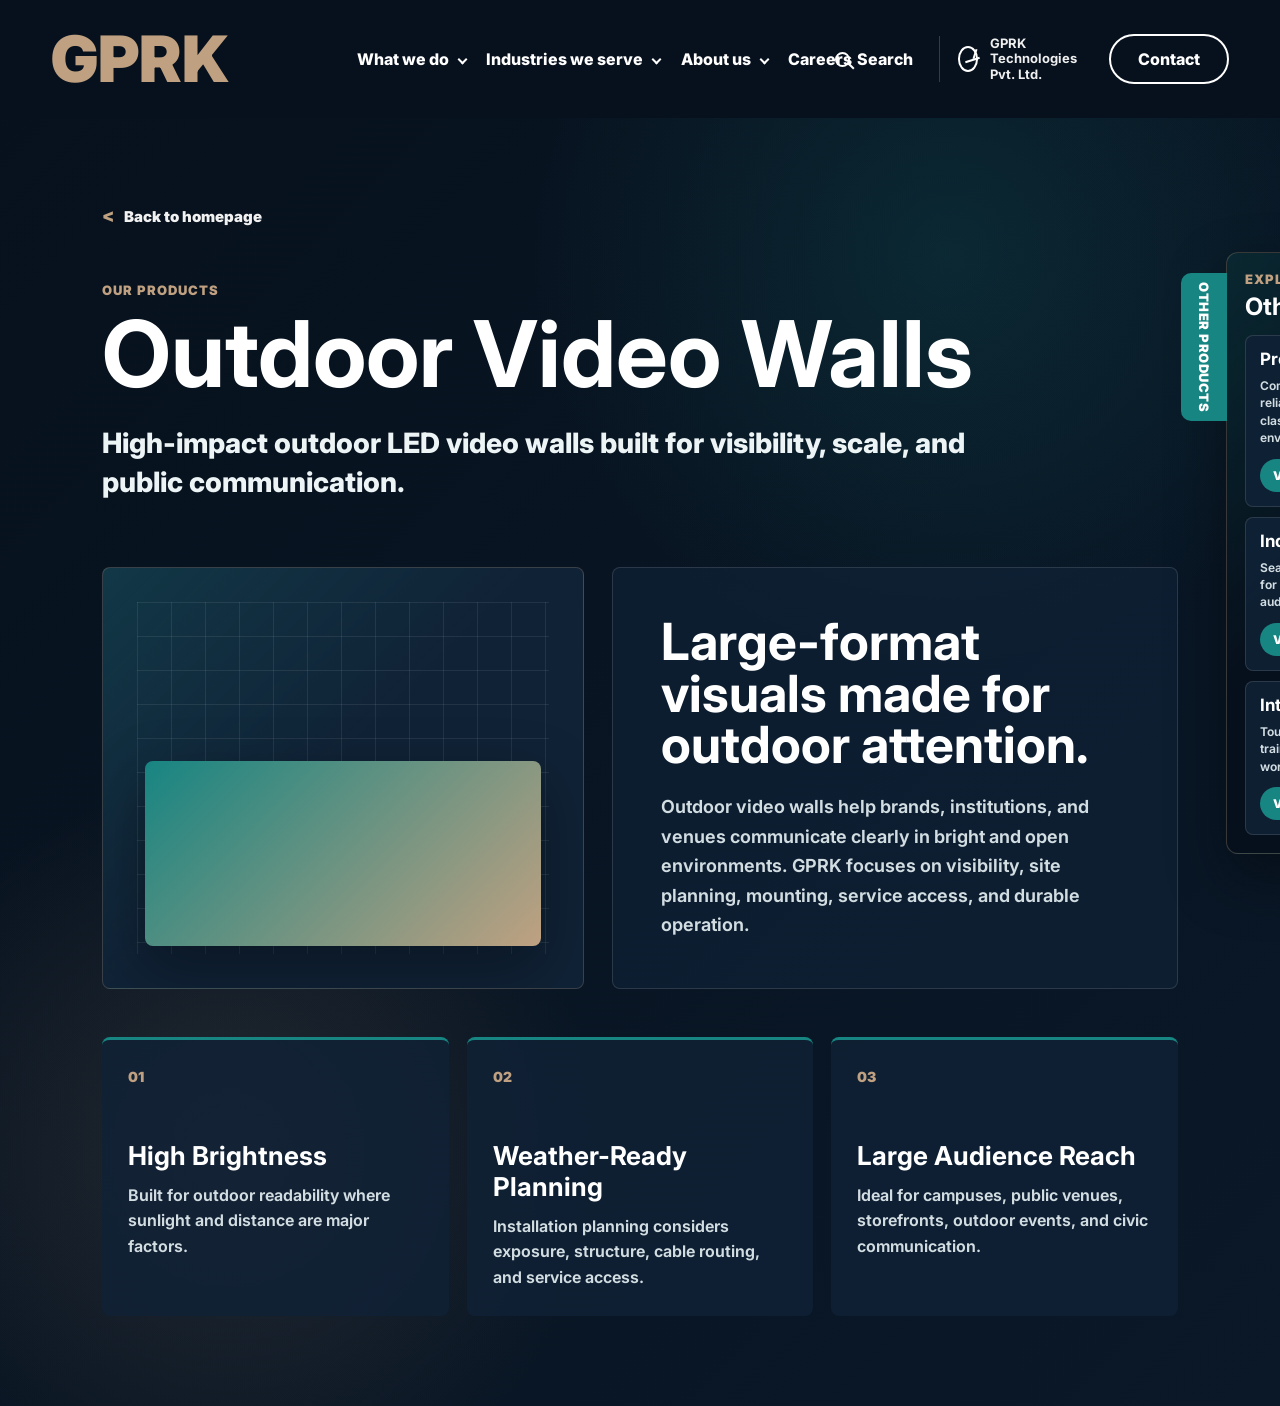
<file: pages/outdoor-video-walls.html>
<!doctype html>
<html lang="en">
  <head>
    <meta charset="UTF-8" />
    <meta name="viewport" content="width=device-width, initial-scale=1.0" />
    <title>GPRK | Outdoor Video Walls</title>
    <link rel="preconnect" href="https://fonts.googleapis.com" />
    <link rel="preconnect" href="https://fonts.gstatic.com" crossorigin />
    <link
      href="https://fonts.googleapis.com/css2?family=Inter:wght@500;600;700;800;900&display=swap"
      rel="stylesheet"
    />
    <link rel="stylesheet" href="../styles.css" />
  </head>
  <body class="product-body" data-product="outdoor-video-walls">
    <div id="site-header"></div>
    <script src="../site-header.js"></script>

    <main class="product-page">
      <a class="back-link" href="../index.html">Back to homepage</a>
      <p class="section-kicker" id="product-category">Our products</p>
      <h1 id="product-title">Outdoor Video Walls</h1>
      <p class="product-lede" id="product-lede"></p>

      <section class="product-showcase" aria-label="Product overview">
        <div class="product-visual" aria-hidden="true">
          <span></span>
        </div>
        <div class="product-copy">
          <h2 id="product-subtitle"></h2>
          <p id="product-description"></p>
        </div>
      </section>

      <section class="product-grid" aria-label="Product highlights">
        <article><span>01</span><h3 id="feature-one-title"></h3><p id="feature-one-text"></p></article>
        <article><span>02</span><h3 id="feature-two-title"></h3><p id="feature-two-text"></p></article>
        <article><span>03</span><h3 id="feature-three-title"></h3><p id="feature-three-text"></p></article>
      </section>

      <section class="other-products" aria-labelledby="other-products-title">
        <p class="section-kicker">Explore more</p>
        <h2 id="other-products-title">Other products</h2>
        <div class="other-products-grid" id="other-products-grid"></div>
      </section>
    </main>

    <script src="../script.js"></script>
    <script src="product.js"></script>
  </body>
</html>
</file>
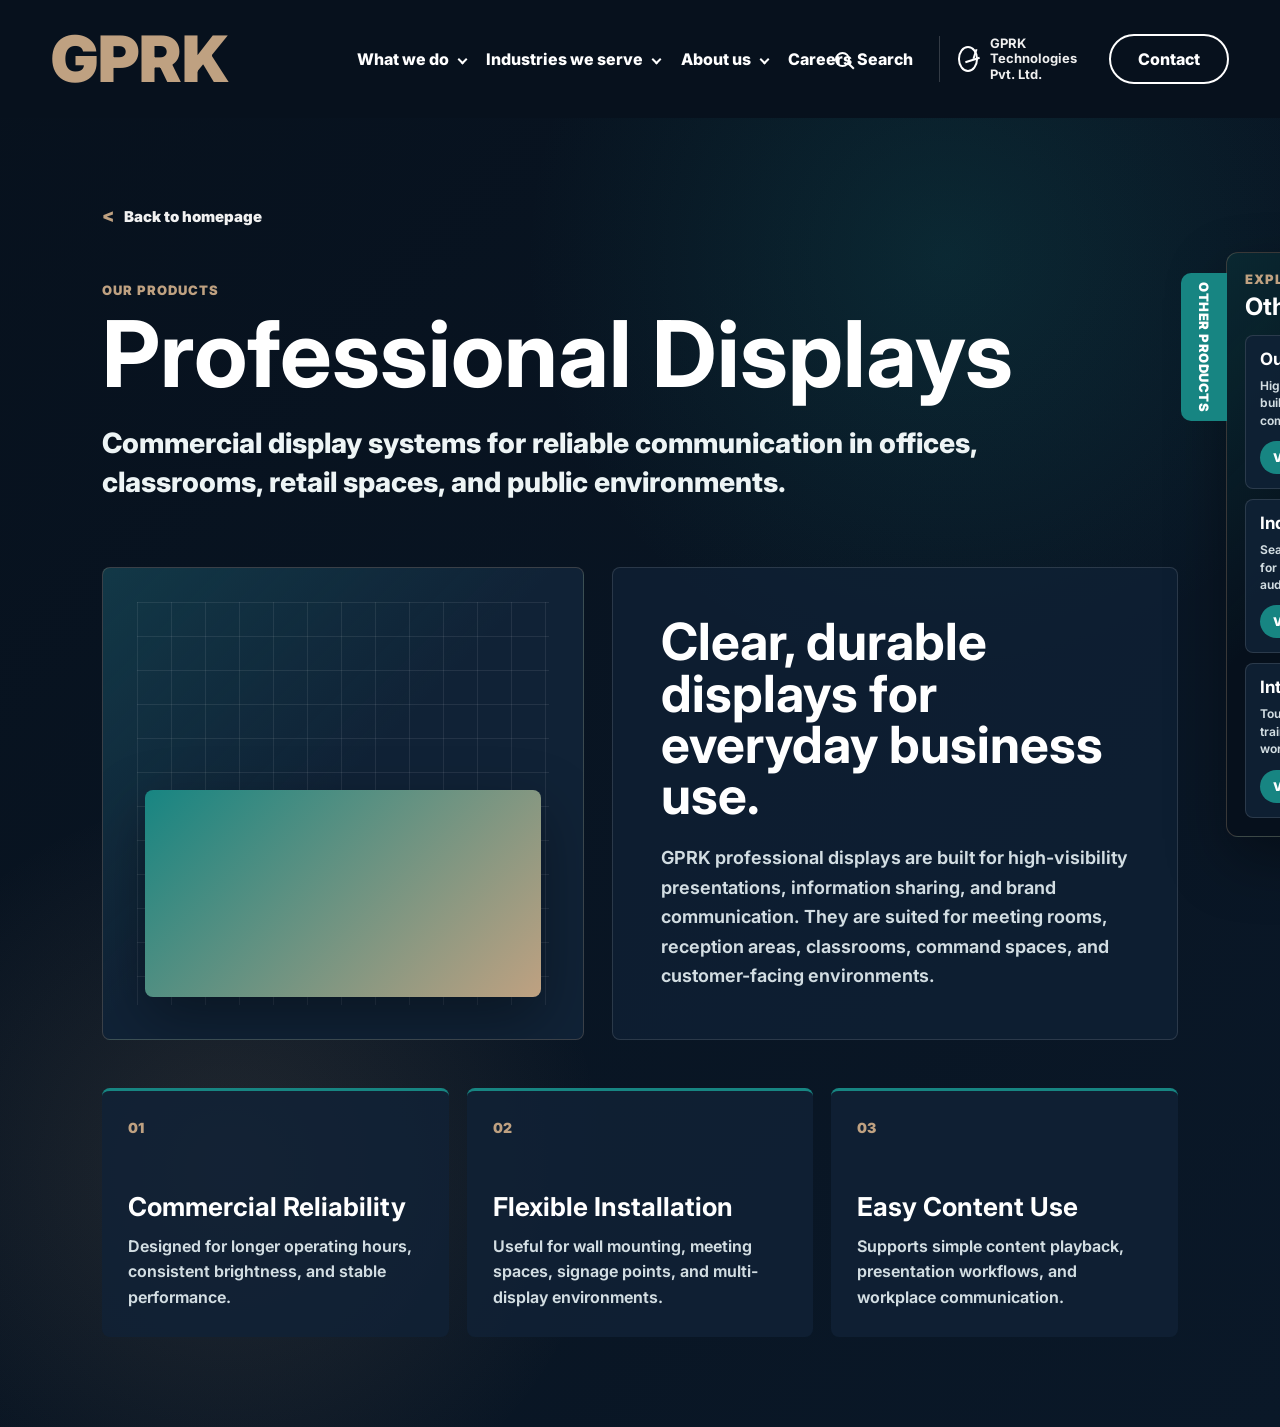
<file: pages/professional-displays.html>
<!doctype html>
<html lang="en">
  <head>
    <meta charset="UTF-8" />
    <meta name="viewport" content="width=device-width, initial-scale=1.0" />
    <title>GPRK | Professional Displays</title>
    <link rel="preconnect" href="https://fonts.googleapis.com" />
    <link rel="preconnect" href="https://fonts.gstatic.com" crossorigin />
    <link
      href="https://fonts.googleapis.com/css2?family=Inter:wght@500;600;700;800;900&display=swap"
      rel="stylesheet"
    />
    <link rel="stylesheet" href="../styles.css" />
  </head>
  <body class="product-body" data-product="professional-displays">
    <div id="site-header"></div>
    <script src="../site-header.js"></script>

    <main class="product-page">
      <a class="back-link" href="../index.html">Back to homepage</a>
      <p class="section-kicker" id="product-category">Our products</p>
      <h1 id="product-title">Professional Displays</h1>
      <p class="product-lede" id="product-lede"></p>

      <section class="product-showcase" aria-label="Product overview">
        <div class="product-visual" aria-hidden="true">
          <span></span>
        </div>
        <div class="product-copy">
          <h2 id="product-subtitle"></h2>
          <p id="product-description"></p>
        </div>
      </section>

      <section class="product-grid" aria-label="Product highlights">
        <article>
          <span>01</span>
          <h3 id="feature-one-title"></h3>
          <p id="feature-one-text"></p>
        </article>
        <article>
          <span>02</span>
          <h3 id="feature-two-title"></h3>
          <p id="feature-two-text"></p>
        </article>
        <article>
          <span>03</span>
          <h3 id="feature-three-title"></h3>
          <p id="feature-three-text"></p>
        </article>
      </section>

      <section class="other-products" aria-labelledby="other-products-title">
        <p class="section-kicker">Explore more</p>
        <h2 id="other-products-title">Other products</h2>
        <div class="other-products-grid" id="other-products-grid"></div>
      </section>
    </main>

    <script src="../script.js"></script>
    <script src="product.js"></script>
  </body>
</html>
</file>
<file: styles.css>
:root {
  --bg: #0a1828;
  --panel: #102236;
  --text: #ffffff;
  --muted: #d2dde2;
  --line: rgba(255, 255, 255, 0.18);
  --red: #bfa181;
  --red-dark: #9f8368;
  --gold: #bfa181;
  --teal: #178582;
  --blue-deep: #07111d;
}

* {
  box-sizing: border-box;
}

html {
  scroll-behavior: smooth;
}

body {
  margin: 0;
  background: var(--bg);
  color: var(--text);
  font-family: Inter, Arial, Helvetica, sans-serif;
}

a {
  color: inherit;
  text-decoration: none;
}

button,
input {
  font: inherit;
}

.site-shell {
  min-height: 100vh;
  overflow-x: hidden;
  position: relative;
}

.topbar {
  align-items: center;

  background: var(--blue-deep);

  display: grid;

  gap: 22px;

  grid-template-columns:
    minmax(120px, 0.8fr)
    auto
    minmax(300px, 1fr);

  min-height: 118px;

  padding: 18px clamp(24px, 4vw, 60px);

  position: sticky;

  top: 0;

  z-index: 60;
}

.brand {
  color: var(--red);
  display: inline-block;
  font-size: clamp(44px, 5vw, 76px);
  font-weight: 900;
  letter-spacing: 0;
  line-height: 0.9;
}

.main-nav {
  align-items: center;
  display: flex;
  gap: clamp(10px, 1.6vw, 24px);
  justify-content: center;
  white-space: nowrap;
}

.nav-item {
  position: relative;
}

.nav-toggle,
.search-button,
.contact-button {
  font-size: 16px;
  font-weight: 800;
}

.nav-toggle {
  align-items: center;
  background: transparent;
  border: 0;
  color: #fff;
  cursor: pointer;
  display: inline-flex;
  gap: 10px;
  min-height: 44px;
  padding: 10px 0;
  position: relative;
}

.nav-link {
  align-items: center;

  color: #fff;

  display: inline-flex;

  font-size: 16px;

  font-weight: 800;

  min-height: 38px;

  padding: 6px 0;

  position: relative;

  transition: color 0.2s ease;
}

.nav-link::after {
  background: var(--red);

  bottom: 0;

  content: "";

  height: 2px;

  left: 0;

  opacity: 0;

  position: absolute;

  transition: opacity 160ms ease;

  width: 100%;
}

.nav-link:hover {
  color: var(--gold);
}

.nav-link:hover::after {
  opacity: 1;
}

.nav-toggle::after {
  background: var(--red);
  bottom: 0;
  content: "";
  height: 2px;
  left: 0;
  opacity: 0;
  position: absolute;
  transition: opacity 160ms ease;
  width: 100%;
}

.nav-item.is-open .nav-toggle {
  color: var(--gold, var(--red));
}

.nav-item.is-open .nav-toggle::after {
  opacity: 1;
}

.chevron {
  border-bottom: 2px solid currentColor;
  border-right: 2px solid currentColor;
  height: 7px;
  transform: rotate(45deg);
  transition: transform 160ms ease;
  width: 7px;
}

.nav-item.is-open .chevron {
  transform: translateY(3px) rotate(225deg);
}

.mega-menu,
.dropdown-menu {
  background: #102236;
  box-shadow: 0 18px 36px rgba(0, 0, 0, 0.35);
  opacity: 0;
  pointer-events: none;
  position: absolute;
  top: 100%;
  transform: translateY(8px);
  transition:
    opacity 160ms ease,
    transform 160ms ease;
  visibility: hidden;
  z-index: 20;
}

.nav-item.is-open .mega-menu,
.nav-item.is-open .dropdown-menu {
  opacity: 1;
  pointer-events: auto;
  transform: translateY(0);
  visibility: visible;
}

.mega-menu {
  background: #102236;
  border-radius: 18px;
  border: 1px solid rgba(255,255,255,0.06);
  box-shadow: 0 24px 60px rgba(0,0,0,0.45);
  display: grid;
  grid-template-columns: repeat(2, 260px);
  gap: 55px;
  padding: 34px 42px;
  position: absolute;
  top: 100%;
  left: 50%;
  transform: translate(-50%, 8px);
  width: fit-content;
  opacity: 0;
  visibility: hidden;
  pointer-events: none;
  z-index: 100;
}

.nav-item.is-open .mega-menu {
  transform: translate(-50%, 0);
}

.mega-column {
  display: flex;
  flex-direction: column;
  gap: 18px;
}
.compact-menu {
  display: grid;
  gap: 10px;
}

.side-offerings {
  border-left: 1px solid rgba(255, 255, 255, 0.12);
  padding-left: 48px;
}

.menu-heading {
  color: #b9b9b9;
  font-size: 14px;
  font-weight: 900;
  margin: 0 0 26px;
  text-transform: uppercase;
}

.menu-arrow {
  color: #b9b9b9;
  font-size: 20px;
  font-weight: 700;
  transition: transform 0.2s ease;
}

.mega-menu a,
.dropdown-menu a {
  color: #f4f4f4;
  font-size: 16px;
  font-weight: 700;
  line-height: 1.4;
  white-space: normal;
}
.mega-menu a {
  display: flex;
  align-items: center;
  gap: 14px;

  transition: all 0.2s ease;
}
.mega-menu a:hover {
  color: white;
  transform: translateX(5px);
}

.side-offerings a,
.compact-menu a,
.about-menu a {
  display: flex;

  align-items: center;

  gap: 14px;

  color: #ffffff;

  font-size: 16px;

  font-weight: 700;

  line-height: 1.4;

  transition:
    transform 0.2s ease,
    color 0.2s ease;
}

.side-offerings a:hover,
.compact-menu a:hover,
.about-menu a:hover {
  transform: translateX(5px);
}

.mega-menu a:hover,
.dropdown-menu a:hover {
  color: var(--teal);
}

.menu-arrow {
  color: white;
  font-size: 20px;
  font-weight: 700;
  transition: transform 0.2s ease;
}
.mega-menu a:hover .menu-arrow {
  transform: translateX(3px);
}

.dropdown-menu {
  border-radius: 0 0 14px 14px;
  left: 50%;
  min-width: 250px;
  padding: 24px 28px;
  transform: translate(-50%, 8px);
}

.nav-item.is-open .dropdown-menu {
  transform: translate(-50%, 0);
}

.about-menu {
  background: #102236;
  display: grid;
  gap: 24px 70px;
  grid-template-columns: minmax(150px, 1fr) minmax(210px, 1fr);
  left: 50%;
  min-width: 470px;
  padding: 30px 34px 32px;
}

.about-menu a {
  display: flex;

  align-items: center;

  gap: 14px;

  color: #ffffff;

  font-size: 16px;

  font-weight: 700;

  line-height: 1.4;

  transition:
    transform 0.2s ease,
    color 0.2s ease;
}


.top-actions {
  align-items: center;
  display: flex;
  gap: 26px;
  justify-content: flex-end;
}

.search-button {
  align-items: center;
  background: transparent;
  border: 0;
  color: #fff;
  cursor: pointer;
  display: inline-flex;
  gap: 7px;
  padding: 8px 0;
}

.search-button span {
  border: 2px solid #fff;
  border-radius: 50%;
  display: inline-block;
  height: 15px;
  position: relative;
  width: 15px;
}

.search-button span::after {
  background: #fff;
  content: "";
  height: 2px;
  position: absolute;
  right: -7px;
  top: 11px;
  transform: rotate(45deg);
  width: 8px;
}

.group-mark {
  align-items: center;
  border-left: 1px solid var(--line);
  color: #efefef;
  display: flex;
  font-size: 13px;
  font-weight: 700;
  gap: 12px;
  line-height: 1.2;
  padding-left: 18px;
}

.orbit {
  border: 2px solid #fff;
  border-radius: 50%;
  display: inline-block;
  height: 26px;
  position: relative;
  width: 26px;
}

.orbit::before,
.orbit::after {
  background: #fff;
  content: "";
  height: 2px;
  left: 5px;
  position: absolute;
  top: 11px;
  transform: rotate(-18deg);
  width: 15px;
}

.orbit::after {
  left: 10px;
  top: 5px;
  transform: rotate(108deg);
  width: 10px;
}

.contact-button {
  border: 2px solid #fff;
  border-radius: 999px;
  padding: 13px 27px;
}

.hero {
  min-height: 740px;
  padding: 0 clamp(20px, 5vw, 90px) 52px;
  position: relative;
}

.particle-field {
  inset: -48px -8vw auto -8vw;
  height: 640px;
  pointer-events: none;
  position: absolute;
  z-index: 0;
}

.particle-field::before,
.particle-field::after {
  background:
    radial-gradient(circle, rgba(191, 161, 129, 0.72) 0 1px, transparent 1.5px),
    linear-gradient(106deg, transparent 18%, rgba(23, 133, 130, 0.92) 19% 32%, transparent 33%);
  background-size: 15px 15px, 100% 100%;
  content: "";
  filter: contrast(1.25);
  inset: 120px auto auto -10%;
  min-height: 270px;
  opacity: 0.95;
  position: absolute;
  transform: rotate(18deg);
  width: 58%;
}

.particle-field::after {
  inset: 470px -8% auto auto;
  min-height: 210px;
  transform: rotate(9deg);
  width: 46%;
}

.hero-card {
  border-radius: 22px;
  height: clamp(520px, 56vw, 640px);
  margin: 0 auto;
  max-width: 1440px;
  overflow: hidden;
  position: relative;
  z-index: 2;position: relative;
  box-shadow: 0 24px 80px rgba(0,0,0,0.42);
}

.hero-card::before {
  content: "";

  position: absolute;

  inset: 0;

  background:
    radial-gradient(
      circle at top right,
      rgba(23,133,130,0.16),
      transparent 34%
    );

  pointer-events: none;

  z-index: 1;
}

#heroCanvas {
  background:
    radial-gradient(circle at 68% 16%, rgba(255, 255, 255, 0.18), transparent 22%),
    linear-gradient(135deg, #18304a, var(--blue-deep) 66%);
  display: block;
  height: 100%;
  width: 100%;
}

.hero-shade {
  background:
    linear-gradient(90deg, rgba(0, 0, 0, 0.76), rgba(0, 0, 0, 0.22) 50%, rgba(0, 0, 0, 0.48)),
    linear-gradient(0deg, rgba(0, 0, 0, 0.42), transparent 46%);
  inset: 0;
  position: absolute;
}

.hero-copy {
  position: absolute;

  inset: 58px auto auto 52px;

  max-width: 700px;

  z-index: 2;
}

.eyebrow,
.section-kicker {
  color: var(--red);
  font-size: 13px;
  font-weight: 900;
  letter-spacing: 0.08em;
  margin: 0 0 14px;
  text-transform: uppercase;
}

.hero h1 {
  font-size: clamp(56px, 6.2vw, 84px);
  font-weight: 900;
  line-height: 0.9;
  margin: 0 0 34px;
}

.hero-text {
  color: #fff;

  font-size: clamp(18px, 1.8vw, 21px);

  font-weight: 700;

  line-height: 1.5;

  margin-top: 10px;

  max-width: 620px;
}

.hero-actions {
  display: flex;

  align-items: center;

  gap: 18px;

  margin-top: 38px;
}

.primary-cta,
.secondary-cta {
  display: inline-flex;

  align-items: center;

  justify-content: center;

  gap: 10px;

  padding: 14px 24px;

  border-radius: 999px;

  font-size: 15px;

  font-weight: 800;

  white-space: nowrap;

  min-height: 48px;
}

.primary-cta {
  background: linear-gradient(135deg, var(--teal), #0f6866);
  min-width: 150px;
}

.secondary-cta {
  border: 2px solid #fff;
  min-width: 154px;
}

.secondary-cta span {
  font-size: 12px;
  text-transform: uppercase;
}

.avatar {
  align-items: center;
  background: linear-gradient(145deg, var(--teal), var(--blue-deep));
  border: 4px solid var(--red);
  border-radius: 50%;
  display: inline-flex;
  font-weight: 900;
  height: 52px;
  justify-content: center;
  width: 52px;
}

.intro {
  align-items: start;
  display: grid;
  gap: clamp(26px, 8vw, 120px);
  grid-template-columns: minmax(280px, 520px) minmax(280px, 560px);
  margin: 34px auto 0;
  max-width: 1200px;
  padding: 0 clamp(22px, 4vw, 44px);
  position: relative;
  z-index: 2;
}

.intro h2 {
  font-size: clamp(40px, 5vw, 58px);
  letter-spacing: 0;
  line-height: 0.94;
  margin: 0;
}

.intro p:last-child {
  font-size: clamp(20px, 2vw, 25px);
  font-weight: 800;
  line-height: 1.42;
  margin: 28px 0 0;
}

.capabilities {
  display: grid;
  gap: 18px;
  grid-template-columns: repeat(3, minmax(0, 1fr));
  margin: 54px auto 96px;
  max-width: 1200px;
  padding: 0 clamp(22px, 4vw, 44px);
}

.capabilities article {
  border-top: 1px solid var(--line);
  padding-top: 22px;
}

.capabilities span {
  color: var(--red);
  font-size: 14px;
  font-weight: 900;
}

.capabilities h3 {
  font-size: 24px;
  margin: 14px 0 10px;
}

.capabilities p {
  color: var(--muted);
  font-size: 16px;
  font-weight: 600;
  line-height: 1.55;
  margin: 0;
}

.detail-body {
  background:
    linear-gradient(115deg, transparent 0 34%, rgba(23, 133, 130, 0.12) 35%, transparent 36% 100%),
    radial-gradient(circle at 12% 20%, rgba(191, 161, 129, 0.18), transparent 28%),
    linear-gradient(135deg, var(--blue-deep) 0%, var(--bg) 54%, #081421 100%);
  min-height: 100vh;
  overflow-x: hidden;
}

.product-body {
  background:
    radial-gradient(circle at 74% 18%, rgba(23, 133, 130, 0.18), transparent 28%),
    radial-gradient(circle at 18% 82%, rgba(191, 161, 129, 0.14), transparent 24%),
    linear-gradient(135deg, var(--blue-deep), var(--bg));
  min-height: 100vh;
  overflow-x: hidden;
}

.detail-body::before {
  animation: pageSweep 4.8s ease-in-out infinite;
  background: linear-gradient(90deg, transparent, rgba(23, 133, 130, 0.55), transparent);
  content: "";
  height: 1px;
  left: 0;
  opacity: 0.75;
  position: fixed;
  right: 0;
  top: 112px;
  transform: translateX(-100%);
  z-index: 2;
}

.detail-header {
  align-items: center;
  background: var(--blue-deep);
  border-bottom: 1px solid rgba(255, 255, 255, 0.1);
  display: flex;
  justify-content: space-between;
  min-height: 112px;
  padding: 24px clamp(22px, 5vw, 78px);
}

.detail-header .brand {
  font-size: clamp(42px, 5vw, 66px);
}

.detail-header nav {
  align-items: center;
  display: flex;
  flex-wrap: wrap;
  gap: 24px;
}

.detail-header nav a,
.back-link {
  color: #f1f1f1;
  font-size: 15px;
  font-weight: 900;
}

.detail-header nav a:hover,
.back-link:hover {
  color: var(--red);
}

.detail-page {
  margin: 0 auto;
  max-width: 1160px;
  padding: clamp(42px, 7vw, 92px) clamp(20px, 4vw, 42px) 90px;
  position: relative;
}

.back-link {
  align-items: center;
  display: inline-flex;
  gap: 10px;
  margin-bottom: 56px;
}

.back-link::before {
  content: "<";
  color: var(--gold);
  font-size: 18px;
  line-height: 1;
  transition: transform 160ms ease;
}

.back-link:hover::before {
  transform: translateX(-4px);
}

.detail-page h1 {
  font-size: clamp(48px, 7vw, 86px);
  letter-spacing: 0;
  line-height: 0.95;
  margin: 0;
  max-width: 900px;
  position: relative;
}

.detail-page h1::after {
  animation: titleLine 1.4s cubic-bezier(0.2, 0.8, 0.2, 1) both;
  background: linear-gradient(90deg, var(--red), transparent);
  bottom: -18px;
  content: "";
  height: 3px;
  left: 0;
  position: absolute;
  width: min(280px, 52vw);
}

.detail-lede {
  color: #e8e8e8;
  font-size: clamp(20px, 2.2vw, 28px);
  font-weight: 800;
  line-height: 1.38;
  margin: 28px 0 0;
  max-width: 840px;
}

.detail-grid {
  display: grid;
  gap: 18px;
  grid-template-columns: repeat(3, minmax(0, 1fr));
  margin-top: 72px;
}

.detail-grid article {
  background: rgba(16, 34, 54, 0.78);
  border: 1px solid rgba(255, 255, 255, 0.12);
  border-radius: 8px;
  min-height: 240px;
  padding: 26px;
  overflow: hidden;
  position: relative;
  transition:
    border-color 180ms ease,
    box-shadow 180ms ease,
    transform 180ms ease;
}

.detail-grid article::before,
.company-facts article::before {
  background: linear-gradient(120deg, transparent, rgba(255, 255, 255, 0.12), transparent);
  content: "";
  height: 100%;
  left: -140%;
  position: absolute;
  top: 0;
  transform: skewX(-18deg);
  transition: left 500ms ease;
  width: 70%;
}

.detail-grid article:hover,
.company-facts article:hover {
  border-color: rgba(23, 133, 130, 0.68);
  box-shadow: 0 24px 58px rgba(0, 0, 0, 0.34);
  transform: translateY(-6px);
}

.detail-grid article:hover::before,
.company-facts article:hover::before {
  left: 130%;
}

.detail-grid span {
  color: var(--red);
  font-size: 14px;
  font-weight: 900;
}

.detail-grid h2 {
  font-size: 28px;
  margin: 54px 0 12px;
}

.detail-grid p {
  color: var(--muted);
  font-size: 16px;
  font-weight: 650;
  line-height: 1.6;
  margin: 0;
}

.product-page {
  margin: 0 auto;
  max-width: 1160px;
  padding: clamp(42px, 7vw, 88px) clamp(20px, 4vw, 42px) 90px;
}

.product-page h1 {
  font-size: clamp(50px, 7.5vw, 92px);
  letter-spacing: 0;
  line-height: 0.92;
  margin: 0;
  max-width: 920px;
}

.product-lede {
  color: #edf4f5;
  font-size: clamp(20px, 2.2vw, 28px);
  font-weight: 800;
  line-height: 1.38;
  margin: 28px 0 0;
  max-width: 900px;
}

.product-showcase {
  align-items: stretch;
  display: grid;
  gap: 28px;
  grid-template-columns: minmax(300px, 0.85fr) minmax(320px, 1fr);
  margin-top: 66px;
}

.product-visual {
  background:
    linear-gradient(135deg, rgba(23, 133, 130, 0.22), transparent 48%),
    #102236;
  border: 1px solid rgba(191, 161, 129, 0.24);
  border-radius: 8px;
  min-height: 330px;
  overflow: hidden;
  position: relative;
}

.product-visual::before {
  background-image:
    linear-gradient(rgba(255, 255, 255, 0.08) 1px, transparent 1px),
    linear-gradient(90deg, rgba(255, 255, 255, 0.08) 1px, transparent 1px);
  background-size: 34px 34px;
  content: "";
  inset: 34px;
  position: absolute;
}

.product-visual span {
  background: linear-gradient(135deg, var(--teal), var(--gold));
  border-radius: 8px;
  bottom: 42px;
  box-shadow: 0 22px 60px rgba(0, 0, 0, 0.35);
  display: block;
  height: 44%;
  left: 42px;
  position: absolute;
  right: 42px;
}

.product-copy {
  align-content: center;
  background: rgba(16, 34, 54, 0.72);
  border: 1px solid rgba(255, 255, 255, 0.12);
  border-radius: 8px;
  display: grid;
  gap: 22px;
  padding: clamp(28px, 4vw, 48px);
}

.product-copy h2 {
  font-size: clamp(32px, 4vw, 52px);
  line-height: 1;
  margin: 0;
}

.product-copy p {
  color: var(--muted);
  font-size: 18px;
  font-weight: 650;
  line-height: 1.64;
  margin: 0;
}

.product-grid {
  display: grid;
  gap: 18px;
  grid-template-columns: repeat(3, minmax(0, 1fr));
  margin-top: 48px;
}

.product-grid article {
  background: rgba(16, 34, 54, 0.82);
  border-top: 3px solid var(--teal);
  border-radius: 8px;
  min-height: 230px;
  padding: 26px;
  transition:
    border-color 180ms ease,
    box-shadow 180ms ease,
    transform 180ms ease;
}

.product-grid article:hover {
  border-color: var(--gold);
  box-shadow: 0 24px 58px rgba(0, 0, 0, 0.34);
  transform: translateY(-6px);
}

.product-grid span {
  color: var(--gold);
  font-size: 14px;
  font-weight: 900;
}

.product-grid h3 {
  font-size: 26px;
  margin: 54px 0 12px;
}

.product-grid p {
  color: var(--muted);
  font-size: 16px;
  font-weight: 650;
  line-height: 1.6;
  margin: 0;
}

.other-products {
  background:
    linear-gradient(135deg, rgba(23, 133, 130, 0.2), transparent 48%),
    rgba(7, 17, 29, 0.96);
  border: 1px solid rgba(191, 161, 129, 0.28);
  border-right: 0;
  border-radius: 12px 0 0 12px;
  box-shadow: 0 24px 58px rgba(0, 0, 0, 0.34);
  padding: 18px;
  position: fixed;
  right: 0;
  top: 252px;
  transform: translateX(238px);
  transition: transform 220ms ease;
  width: 292px;
  z-index: 30;
}

.other-products:hover,
.other-products:focus-within {
  transform: translateX(0);
}

.other-products::before {
  align-items: center;
  background: var(--teal);
  border-radius: 10px 0 0 10px;
  color: #fff;
  content: "Other products";
  display: flex;
  font-size: 13px;
  font-weight: 900;
  height: 148px;
  justify-content: center;
  left: -46px;
  letter-spacing: 0.04em;
  position: absolute;
  text-transform: uppercase;
  top: 20px;
  width: 46px;
  writing-mode: vertical-rl;
}

.other-products .section-kicker {
  margin-bottom: 8px;
}

.other-products h2 {
  font-size: 24px;
  line-height: 1;
  margin: 0 0 16px;
}

.other-products-grid {
  display: grid;
  gap: 10px;
}

.other-products-grid article {
  background: rgba(16, 34, 54, 0.9);
  border: 1px solid rgba(255, 255, 255, 0.12);
  border-radius: 8px;
  padding: 14px;
  transition:
    border-color 180ms ease,
    transform 180ms ease;
}

.other-products-grid article:hover {
  border-color: rgba(191, 161, 129, 0.62);
  transform: translateX(-4px);
}

.other-products-grid h3 {
  font-size: 17px;
  line-height: 1.12;
  margin: 0 0 8px;
}

.other-products-grid p {
  color: var(--muted);
  font-size: 12px;
  font-weight: 650;
  line-height: 1.45;
  margin: 0 0 12px;
}

.other-products-grid a {
  align-items: center;
  background: var(--teal);
  border-radius: 999px;
  display: inline-flex;
  font-size: 12px;
  font-weight: 900;
  gap: 8px;
  padding: 9px 13px;
  transition:
    background 180ms ease,
    color 180ms ease,
    transform 180ms ease;
}

.other-products-grid a::after {
  content: ">";
}

.other-products-grid a:hover {
  background: var(--gold);
  color: var(--blue-deep);
  transform: translateX(3px);
}

.company-profile {
  border-top: 1px solid rgba(255, 255, 255, 0.14);
  margin-top: 76px;
  padding-top: 64px;
}

.company-intro {
  display: grid;
  gap: 32px;
  grid-template-columns: minmax(280px, 0.9fr) minmax(320px, 1fr);
}

.company-intro .section-kicker {
  grid-column: 1 / -1;
  margin-bottom: -10px;
}

.company-intro h2 {
  font-size: clamp(36px, 4.5vw, 58px);
  letter-spacing: 0;
  line-height: 0.98;
  margin: 0;
}

.company-intro p {
  color: #ededed;
  font-size: clamp(18px, 1.7vw, 22px);
  font-weight: 750;
  line-height: 1.55;
  margin: 6px 0 0;
}

.company-product-strip {
  display: grid;
  gap: 12px;
  grid-template-columns: repeat(4, minmax(0, 1fr));
  margin-top: 42px;
}

.company-product-strip a {
  align-items: center;
  background: #102236;
  border: 1px solid rgba(255, 255, 255, 0.14);
  border-radius: 8px;
  display: flex;
  font-size: 14px;
  font-weight: 900;
  justify-content: space-between;
  min-height: 92px;
  padding: 18px;
  text-transform: uppercase;
  transition:
    background 180ms ease,
    border-color 180ms ease,
    color 180ms ease,
    transform 180ms ease;
}

.company-product-strip a::after {
  color: var(--red);
  content: ">";
  transform: translateX(0);
  transition: transform 180ms ease;
}

.company-product-strip a:hover {
  background: #143451;
  border-color: rgba(23, 133, 130, 0.78);
  color: var(--gold);
  transform: translateY(-4px);
}

.company-product-strip a:hover::after {
  transform: translateX(5px);
}

.company-statement {
  color: #f2f2f2;
  font-size: clamp(19px, 2vw, 25px);
  font-weight: 800;
  line-height: 1.48;
  margin: 46px 0 0;
  max-width: 920px;
  position: relative;
}

.company-statement::before {
  background: var(--red);
  content: "";
  height: calc(100% - 10px);
  left: -24px;
  position: absolute;
  top: 7px;
  width: 3px;
}

.vision-mission {
  border-top: 1px solid rgba(191, 161, 129, 0.24);
  display: grid;
  gap: 42px;
  grid-template-columns: minmax(280px, 0.75fr) minmax(320px, 1fr);
  margin-top: 64px;
  padding-top: 46px;
}

.vision-mission h3,
.journey-section h3 {
  color: #fff;
  font-size: clamp(34px, 4.2vw, 54px);
  letter-spacing: 0;
  line-height: 1;
  margin: 0;
}

.vision-copy {
  display: grid;
  gap: 22px;
}

.vision-copy p,
.journey-section p {
  color: var(--muted);
  font-size: 18px;
  font-weight: 650;
  line-height: 1.68;
  margin: 0;
}

.vision-copy p:last-child {
  background: rgba(23, 133, 130, 0.14);
  border: 1px solid rgba(23, 133, 130, 0.32);
  border-radius: 8px;
  color: #fff;
  font-weight: 850;
  padding: 22px;
}

.journey-section {
  background:
    linear-gradient(135deg, rgba(23, 133, 130, 0.16), transparent 42%),
    rgba(16, 34, 54, 0.72);
  border: 1px solid rgba(191, 161, 129, 0.18);
  border-radius: 8px;
  display: grid;
  gap: 24px;
  margin-top: 46px;
  padding: clamp(28px, 4vw, 44px);
  position: relative;
  overflow: hidden;
}

.journey-section::after {
  background: linear-gradient(90deg, var(--teal), var(--gold));
  content: "";
  height: 3px;
  left: 0;
  position: absolute;
  right: 0;
  top: 0;
}

.company-facts {
  display: grid;
  gap: 16px;
  grid-template-columns: repeat(3, minmax(0, 1fr));
  margin-top: 48px;
}

.company-facts article {
  background: #102236;
  border-left: 3px solid var(--teal);
  min-height: 190px;
  padding: 26px;
  overflow: hidden;
  position: relative;
  transition:
    box-shadow 180ms ease,
    transform 180ms ease;
}

.company-facts strong {
  color: var(--red);
  display: block;
  font-size: 14px;
  margin-bottom: 44px;
}

.company-facts span {
  display: block;
  font-size: 24px;
  font-weight: 900;
  margin-bottom: 12px;
}

.company-facts p,
.company-sections p {
  color: var(--muted);
  font-size: 16px;
  font-weight: 650;
  line-height: 1.62;
  margin: 0;
}

.company-sections {
  display: grid;
  gap: 24px;
  margin-top: 54px;
}

.company-sections article {
  border-top: 1px solid rgba(255, 255, 255, 0.12);
  display: grid;
  gap: 30px;
  grid-template-columns: minmax(220px, 0.52fr) minmax(320px, 1fr);
  padding-top: 28px;
}

.company-sections h3 {
  font-size: clamp(24px, 2.8vw, 34px);
  margin: 0;
}

.motion-reveal {
  opacity: 0.01;
  transform: translateY(14px);
  transition:
    opacity 340ms ease,
    transform 340ms cubic-bezier(0.2, 0.8, 0.2, 1);
  transition-delay: var(--delay, 0ms);
}

.motion-reveal.is-visible {
  opacity: 1;
  transform: translateY(0);
}

@keyframes pageSweep {
  0%,
  30% {
    transform: translateX(-100%);
  }

  56%,
  100% {
    transform: translateX(100%);
  }
}

@keyframes titleLine {
  from {
    opacity: 0;
    transform: scaleX(0);
    transform-origin: left;
  }

  to {
    opacity: 1;
    transform: scaleX(1);
    transform-origin: left;
  }
}

@media (max-width: 1180px) {
  .topbar {
    grid-template-columns: 1fr;
    min-height: auto;
  }

  .brand,
  .main-nav,
  .top-actions {
    justify-self: center;
  }

  .top-actions {
    flex-wrap: wrap;
    justify-content: center;
  }
}

@media (max-width: 760px) {
  .topbar {
    gap: 18px;
    padding: 24px 18px 30px;
  }

  .main-nav {
    flex-wrap: wrap;
    gap: 14px 22px;
  }

  .nav-toggle,
  .search-button,
  .contact-button {
    font-size: 14px;
  }

  .nav-item {
    position: static;
  }

  .mega-menu,
  .dropdown-menu {
    left: 16px;
    right: 16px;
    top: auto;
    transform: translateY(8px);
    width: auto;
  }

  .nav-item.is-open .mega-menu,
  .nav-item.is-open .dropdown-menu {
    transform: translateY(0);
  }

  .mega-menu {

    display: flex;

    flex-direction: column;

    width: 100%;

    position: static !important;

    left: 0 !important;

    right: 0 !important;

    top: auto !important;

    transform: none !important;

    grid-template-columns: 1fr !important;

    gap: 22px;

    padding:
      14px
      0
      0
      0;

    margin: 0;

    background: transparent;

    border: 0;

    box-shadow: none;

    overflow: hidden;
  }

  .about-menu {
    grid-template-columns: 1fr;
    min-width: 0;
  }

  .nav-item.is-open .mega-menu,
  .nav-item.is-open .dropdown-menu,
  .nav-item.is-open .about-menu {
    opacity: 0;
    visibility: hidden;
    pointer-events: none;
  }

  .nav-item.mobile-open .mega-menu,
  .nav-item.mobile-open .dropdown-menu,
  .nav-item.mobile-open .about-menu {

    display: flex !important;

    flex-direction: column;

    opacity: 1 !important;

    visibility: visible !important;

    pointer-events: auto !important;

    position: static !important;

    transform: none !important;

    max-height: 1000px;
  }

  .side-offerings {
    border-left: 0;
    border-top: 1px solid rgba(255, 255, 255, 0.12);
    padding-left: 0;
    padding-top: 22px;
  }

  .group-mark {
    display: none;
  }

  .intro,
  .capabilities,
  .detail-grid,
  .product-showcase,
  .product-grid,
  .other-products-grid,
  .company-intro,
  .company-facts,
  .company-product-strip,
  .vision-mission,
  .company-sections article {
    grid-template-columns: 1fr;
  }

  .intro p:last-child {
    margin-top: 0;
  }

  .detail-header {
    align-items: flex-start;
    flex-direction: column;
    gap: 20px;
  }

  .company-statement::before {
    left: -12px;
  }
}

@media (max-width: 1180px) {
  .other-products {
    border: 1px solid rgba(191, 161, 129, 0.28);
    border-radius: 8px;
    margin-top: 52px;
    padding: 24px;
    position: static;
    transform: none;
    width: auto;
  }

  .other-products:hover,
  .other-products:focus-within {
    transform: none;
  }

  .other-products::before {
    display: none;
  }

  .other-products h2 {
    font-size: clamp(32px, 5vw, 48px);
  }
}

@media (prefers-reduced-motion: reduce) {
  *,
  *::before,
  *::after {
    animation-duration: 1ms !important;
    animation-iteration-count: 1 !important;
    scroll-behavior: auto !important;
    transition-duration: 1ms !important;
  }

  .motion-reveal {
    opacity: 1;
    transform: none;
  }
}
/* ----------------------------------CONTACT PAGE---------------------------------------------------------- */

.contact-body {
  background:
    radial-gradient(circle at top right, rgba(23,133,130,0.18), transparent 22%),
    linear-gradient(135deg, #07111d, #0a1828);

  min-height: 100vh;
}

.contact-page {
  max-width: 1400px;

  margin: 0 auto;

  padding:
    clamp(50px, 7vw, 100px)
    clamp(24px, 5vw, 70px)
    120px;
}

.contact-grid {
  display: grid;

  grid-template-columns:
    minmax(320px, 0.9fr)
    minmax(420px, 1fr);

  gap: 70px;

  align-items: start;
}

.contact-info h1 {
  font-size: clamp(52px, 6vw, 86px);

  line-height: 0.92;

  margin: 12px 0 30px;

  max-width: 620px;
}

.contact-lede {
  color: #d4dde4;

  font-size: 20px;

  line-height: 1.7;

  max-width: 560px;

  margin-bottom: 46px;
}

.contact-cards {
  display: grid;

  gap: 18px;

  margin-bottom: 40px;
}

.contact-cards article {
  background: rgba(255,255,255,0.03);

  border: 1px solid rgba(255,255,255,0.08);

  border-radius: 18px;

  padding: 24px;

  transition:
    transform 0.25s ease,
    border-color 0.25s ease,
    background 0.25s ease;
}

.contact-cards article:hover {
  transform: translateY(-4px);

  border-color: rgba(23,133,130,0.55);

  background: rgba(255,255,255,0.05);
}

.contact-cards span {
  color: #bfa181;

  font-size: 13px;

  font-weight: 800;

  text-transform: uppercase;

  letter-spacing: 0.08em;
}

.contact-cards h3 {
  font-size: 24px;

  margin: 12px 0 10px;
}

.contact-cards p {
  color: #c5d0d7;

  line-height: 1.6;

  margin: 0;
}

.trust-points {
  display: grid;

  gap: 14px;

  color: #e7f0f5;

  font-weight: 600;

  margin-top: 30px;
}

.contact-form-wrapper {
  background:
    linear-gradient(
      135deg,
      rgba(255,255,255,0.04),
      rgba(255,255,255,0.02)
    );

  border: 1px solid rgba(255,255,255,0.08);

  border-radius: 28px;

  padding: clamp(28px, 4vw, 46px);

  backdrop-filter: blur(12px);

  box-shadow:
    0 20px 60px rgba(0,0,0,0.45),
    0 0 0 1px rgba(255,255,255,0.03);
}

.contact-form {
  display: grid;

  gap: 20px;
}

.form-row {
  display: grid;

  grid-template-columns: 1fr 1fr;

  gap: 18px;
}

.contact-form input,
.contact-form textarea,
.contact-form select {
  width: 100%;

  background: rgba(255,255,255,0.03);

  border: 1px solid rgba(255,255,255,0.08);

  border-radius: 16px;

  color: white;

  font-size: 16px;

  padding: 18px 20px;

  outline: none;

  transition:
    border-color 0.2s ease,
    background 0.2s ease,
    box-shadow 0.2s ease;
}

.contact-form textarea {
  resize: vertical;

  min-height: 160px;
}

.contact-form input:focus,
.contact-form textarea:focus,
.contact-form select:focus {
  border-color: rgba(23,133,130,0.8);

  background: rgba(255,255,255,0.05);

  box-shadow:
    0 0 0 4px rgba(23,133,130,0.15);
}

.contact-form input::placeholder,
.contact-form textarea::placeholder {
  color: #b8c5ce;
}

.checkbox-row {
  display: flex;

  align-items: flex-start;

  gap: 12px;

  color: #d6dde3;

  font-size: 14px;

  line-height: 1.5;
}

.checkbox-row input {
  margin-top: 4px;

  width: 18px;

  height: 18px;
}

.contact-submit {
  background:
    linear-gradient(
      135deg,
      #178582,
      #0f6866
    );

  border: 0;

  border-radius: 999px;

  color: white;

  cursor: pointer;

  font-size: 16px;

  font-weight: 800;

  min-height: 58px;

  padding: 14px 30px;

  transition:
    transform 0.2s ease,
    box-shadow 0.2s ease;
}

.contact-submit:hover {
  transform: translateY(-2px);

  box-shadow:
    0 12px 28px rgba(23,133,130,0.35);
}

@media (max-width: 980px) {

  .contact-grid {
    grid-template-columns: 1fr;
  }

  .form-row {
    grid-template-columns: 1fr;
  }

}


/* -----------------------------------------------OEM PAGE------------------------------------------------------- */

.oem-body {
  background:
    radial-gradient(circle at top right, rgba(23,133,130,0.16), transparent 24%),
    linear-gradient(135deg, #07111d, #0a1828);

  min-height: 100vh;
}

.oem-page {
  max-width: 1320px;

  margin: 0 auto;

  padding:
    clamp(50px, 7vw, 100px)
    clamp(24px, 5vw, 70px)
    120px;
}

.oem-hero {
  max-width: 900px;

  margin-bottom: 90px;
}

.oem-hero h1 {
  font-size: clamp(58px, 7vw, 96px);

  line-height: 0.92;

  margin: 18px 0 30px;
}

.oem-lede {
  color: #d4dde4;

  font-size: 22px;

  line-height: 1.7;

  max-width: 760px;
}

.oem-capabilities {
  display: grid;

  grid-template-columns: repeat(3, 1fr);

  gap: 24px;

  margin-bottom: 110px;
}

.oem-capabilities article {
  background: rgba(255,255,255,0.03);

  border: 1px solid rgba(255,255,255,0.08);

  border-radius: 22px;

  padding: 34px;

  transition:
    transform 0.25s ease,
    border-color 0.25s ease;
}

.oem-capabilities article:hover {
  transform: translateY(-6px);

  border-color: rgba(23,133,130,0.5);
}

.oem-capabilities span {
  color: #bfa181;

  font-size: 14px;

  font-weight: 800;
}

.oem-capabilities h3 {
  font-size: 30px;

  margin: 46px 0 16px;
}

.oem-capabilities p {
  color: #c7d2d9;

  line-height: 1.7;
}

.oem-process {
  display: grid;

  grid-template-columns:
    minmax(320px, 0.85fr)
    minmax(340px, 1fr);

  gap: 60px;

  margin-bottom: 120px;
}

.process-copy h2 {
  font-size: clamp(42px, 5vw, 68px);

  line-height: 0.96;

  margin: 18px 0 24px;
}

.process-copy p:last-child {
  color: #d2dde3;

  font-size: 18px;

  line-height: 1.7;
}

.process-grid {
  display: grid;

  grid-template-columns: repeat(2, 1fr);

  gap: 18px;
}

.process-grid article {
  background: #102236;

  border-radius: 18px;

  padding: 28px;

  border: 1px solid rgba(255,255,255,0.08);
  
}

.process-grid strong {
  color: #178582;

  font-size: 14px;
}

.process-grid h3 {
  font-size: 26px;

  margin: 30px 0 12px;
}

.process-grid p {
  color: #d4dde4;

  line-height: 1.6;
}

.oem-industries {
  margin-bottom: 120px;
}

.oem-industries h2 {
  font-size: clamp(40px, 5vw, 64px);

  margin: 18px 0 42px;
}

.industry-grid {
  display: grid;

  grid-template-columns: repeat(3, 1fr);

  gap: 18px;
}

.industry-grid article {
  align-items: center;

  background: rgba(255,255,255,0.03);

  border: 1px solid rgba(255,255,255,0.08);

  border-radius: 18px;

  display: flex;

  font-size: 18px;

  font-weight: 700;

  justify-content: center;

  min-height: 120px;

  transition:
    transform 0.2s ease,
    border-color 0.2s ease;
}

.industry-grid article:hover {
  transform: translateY(-4px);

  border-color: rgba(191,161,129,0.45);
}

.oem-cta {
  align-items: center;

  background:
    linear-gradient(
      135deg,
      rgba(23,133,130,0.15),
      rgba(255,255,255,0.03)
    );

  border: 1px solid rgba(255,255,255,0.08);

  border-radius: 28px;

  display: flex;

  justify-content: space-between;

  gap: 30px;

  padding: 50px;
}

.oem-cta h2 {
  font-size: clamp(34px, 4vw, 58px);

  line-height: 1;

  margin: 0;

  max-width: 620px;
}

@media (max-width: 980px) {

  .oem-capabilities,
  .industry-grid,
  .oem-process,
  .process-grid {
    grid-template-columns: 1fr;
  }

  .oem-cta {
    flex-direction: column;

    align-items: flex-start;
  }

}
/* ------------------------------------------MOBILE NAVIGATION------------------------------------------------------------ */

.mobile-menu-toggle {
  display: none;

  align-items: center;

  justify-content: center;

  background: transparent;

  border: 0;

  color: white;

  cursor: pointer;

  font-size: 34px;

  height: 52px;

  width: 52px;
}

@media (max-width: 980px) {

  body.menu-open {
    overflow: hidden;
  }

  .topbar {

    display: flex;

    align-items: center;

    justify-content: space-between;

    padding: 16px 20px;

    position: relative;

    z-index: 3000;
  }

  .brand {

    font-size: 52px;

    line-height: 1;
  }

  .mobile-menu-toggle {

    display: flex;

    align-items: center;

    justify-content: center;

    width: 54px;

    height: 54px;

    background: transparent;

    border: 0;

    color: white;

    cursor: pointer;

    z-index: 3001;
  }

  .nav-wrapper {

    position: fixed;

    top: 0;

    right: -100%;

    width: 86vw;

    max-width: 380px;

    height: 100vh;

    overflow-y: auto;

    background:
      linear-gradient(
        180deg,
        rgba(7,17,29,0.98),
        rgba(10,24,40,0.98)
      );

    backdrop-filter: blur(18px);

    box-shadow:
      -20px 0 60px rgba(0,0,0,0.45);

    padding:
      110px
      28px
      40px;

    transition:
      right 0.35s ease;

    z-index: 2500;
  }

  .nav-wrapper.active {
    right: 0;
  }

  .mobile-overlay {

    position: fixed;

    inset: 0;

    background: rgba(0,0,0,0.55);

    backdrop-filter: blur(5px);

    opacity: 0;

    pointer-events: none;

    transition: opacity 0.3s ease;

    z-index: 2400;
  }

  .mobile-overlay.active {

    opacity: 1;

    pointer-events: auto;
  }

  .mobile-close {

    position: absolute;

    top: 18px;

    right: 18px;

    width: 54px;

    height: 54px;

    display: flex;

    align-items: center;

    justify-content: center;

    background: transparent;

    border: 0;

    color: white;

    font-size: 34px;

    cursor: pointer;
  }

  .main-nav {

    display: flex;

    flex-direction: column;

    align-items: stretch;

    gap: 18px;
  }

  .nav-item {

    width: 100%;

    border-bottom:
      1px solid rgba(255,255,255,0.06);

    padding-bottom: 10px;
  }

  .nav-toggle,
  .nav-link {

    width: 100%;

    display: flex;

    align-items: center;

    justify-content: space-between;

    background: transparent;

    border: 0;

    color: white;

    font-size: 18px;

    font-weight: 700;

    min-height: 54px;

    text-align: left;

    cursor: pointer;
  }

  .top-actions {
    display: none !important;
  }

  /* MOBILE SUBMENUS */

  .mega-menu,
  .dropdown-menu,
  .about-menu {

    display: none;

    flex-direction: column;

    width: 100%;

    position: static !important;

    left: unset !important;

    right: unset !important;

    top: unset !important;

    transform: none !important;

    min-width: unset !important;

    max-width: 100%;

    background: transparent;

    border: 0;

    box-shadow: none;

    margin: 0;

    padding:
      10px
      0
      10px
      14px;

    gap: 14px;

    overflow: hidden;

    box-sizing: border-box;
  }

  .nav-item.mobile-open .mega-menu,
  .nav-item.mobile-open .dropdown-menu,
  .nav-item.mobile-open .about-menu {

    display: flex;
  }

  .mega-column {

    width: 100%;

    display: flex;

    flex-direction: column;

    gap: 14px;

    min-width: 0;
  }

  .menu-heading {

    color: rgba(255,255,255,0.45);

    font-size: 12px;

    font-weight: 700;

    letter-spacing: 1px;

    margin:
      12px
      0
      6px;

    text-transform: uppercase;
  }

  .mega-menu a,
  .dropdown-menu a,
  .about-menu a {

    display: flex;

    align-items: center;

    gap: 10px;

    width: 100%;

    color: rgba(255,255,255,0.82);

    font-size: 16px;

    font-weight: 500;

    line-height: 1.5;

    text-decoration: none;

    padding:
      6px
      0;

    box-sizing: border-box;

    word-break: break-word;

    transition:
      color 0.2s ease,
      transform 0.2s ease;
  }

  .mega-menu a:hover,
  .dropdown-menu a:hover,
  .about-menu a:hover {

    color: #bfa181;

    transform: translateX(4px);
  }

  .menu-arrow {

    width: 16px;

    flex-shrink: 0;

    display: inline-flex;

    justify-content: center;
  }

  .nav-toggle .chevron {

    transition: transform 0.3s ease;
  }

  .nav-item.mobile-open .chevron {

    transform: rotate(225deg);
  }

  .hero-actions {

    display: flex;

    flex-direction: column;

    gap: 14px;

    margin-top: 28px;
  }

  .primary-cta,
  .secondary-cta {

    width: 100%;

    min-height: 54px;
  }

  section {

    margin-bottom: 72px;
  }

  .contact-grid,
  .industry-grid,
  .process-grid,
  .oem-capabilities {

    grid-template-columns: 1fr;

    gap: 18px;
  }

}

.mobile-overlay {
  background: rgba(0,0,0,0.45);

  backdrop-filter: blur(3px);

  position: fixed;

  inset: 0;

  opacity: 0;

  pointer-events: none;

  transition: opacity 0.3s ease;

  z-index: 2400;
}

.mobile-overlay.active {
  opacity: 1;

  pointer-events: auto;
}
body.menu-open {
  overflow: hidden;
}

/* FOOTER */

.site-footer {
  border-top: 1px solid rgba(255,255,255,0.08);

  margin-top: 120px;

  padding:
    80px
    clamp(24px, 5vw, 70px)
    40px;
}

.footer-grid {
  display: grid;

  grid-template-columns:
    minmax(280px, 1.4fr)
    repeat(3, 1fr);

  gap: 50px;

  margin-bottom: 60px;
}

.footer-brand h2 {
  font-size: 48px;

  margin-bottom: 18px;
}

.footer-brand p {
  color: #c9d4db;

  line-height: 1.7;

  max-width: 420px;
}

.footer-column h3 {
  color: white;

  font-size: 17px;

  margin-bottom: 24px;
}

.footer-column {
  display: flex;

  flex-direction: column;

  gap: 14px;
}

.footer-column a {
  color: rgba(255,255,255,0.72);

  text-decoration: none;

  transition:
    color 0.2s ease,
    transform 0.2s ease;
}

.footer-column a:hover {
  color: #bfa181;

  transform: translateX(4px);
}

.footer-bottom {
  border-top: 1px solid rgba(255,255,255,0.08);

  padding-top: 26px;
}

.footer-bottom p {
  color: rgba(255,255,255,0.52);

  font-size: 14px;

  margin: 0;
}

img {
  max-width: 100%;

  display: block;
}

/* STORY SECTION */

.story-section {
  display: grid;

  grid-template-columns:
    minmax(320px, 1fr)
    minmax(320px, 1fr);

  gap: 60px;

  align-items: center;

  padding:
    120px
    clamp(24px, 5vw, 70px);
}

.story-copy {
  max-width: 620px;
}

.story-copy h2 {
  font-size: clamp(42px, 5vw, 74px);

  line-height: 0.92;

  margin:
    20px
    0
    26px;
}

.story-copy p {
  color: #d3dce2;

  font-size: 18px;

  line-height: 1.7;
}

.eyebrow {
  color: #bfa181;

  font-size: 14px;

  font-weight: 600;

  letter-spacing: 0.14em;

  text-transform: uppercase;
}

.story-visual {
  background:
    linear-gradient(
      145deg,
      rgba(255,255,255,0.04),
      rgba(255,255,255,0.01)
    );

  border:
    1px solid rgba(255,255,255,0.08);

  border-radius: 32px;

  height: 520px;

  overflow: hidden;

  position: relative;
}

.story-glow {
  position: absolute;

  inset: 0;

  background:
    radial-gradient(
      circle at 70% 30%,
      rgba(23,133,130,0.24),
      transparent 42%
    );
}

.mobile-close {
  display: none;
}
</file>
